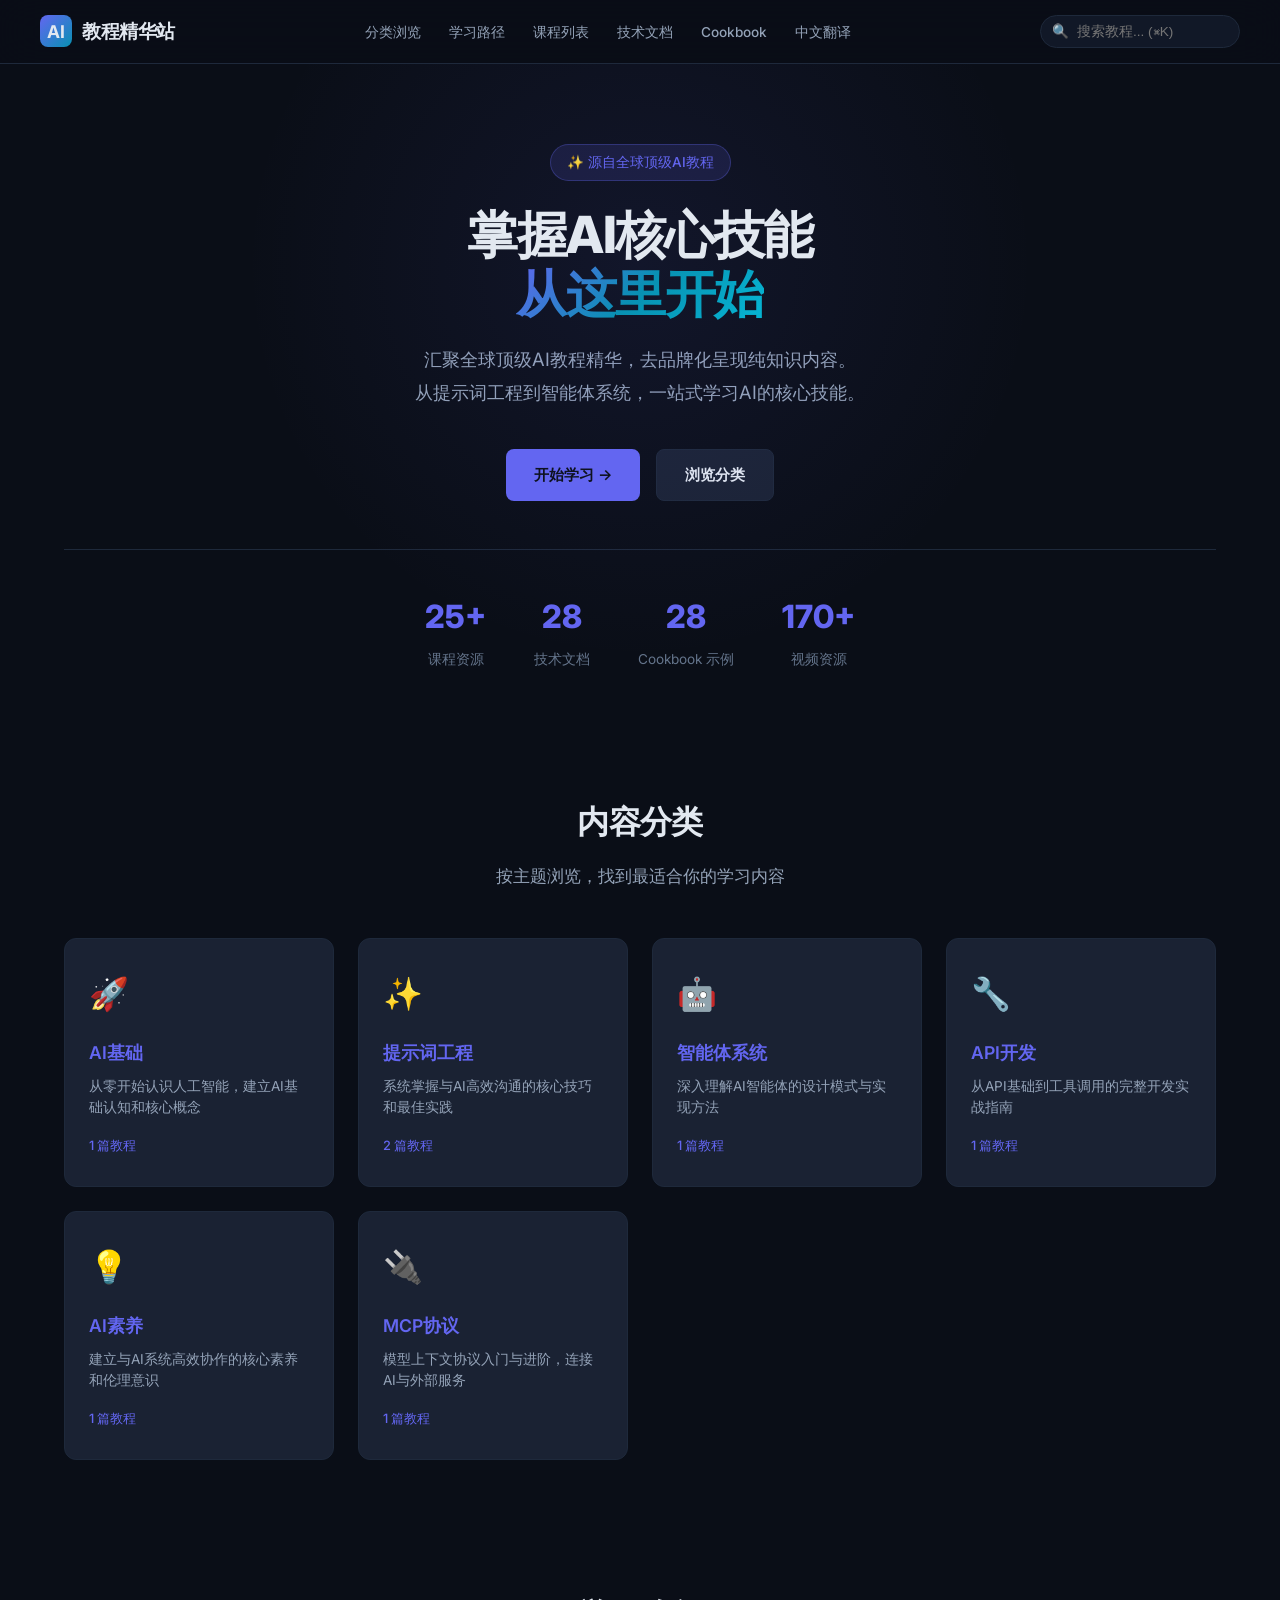
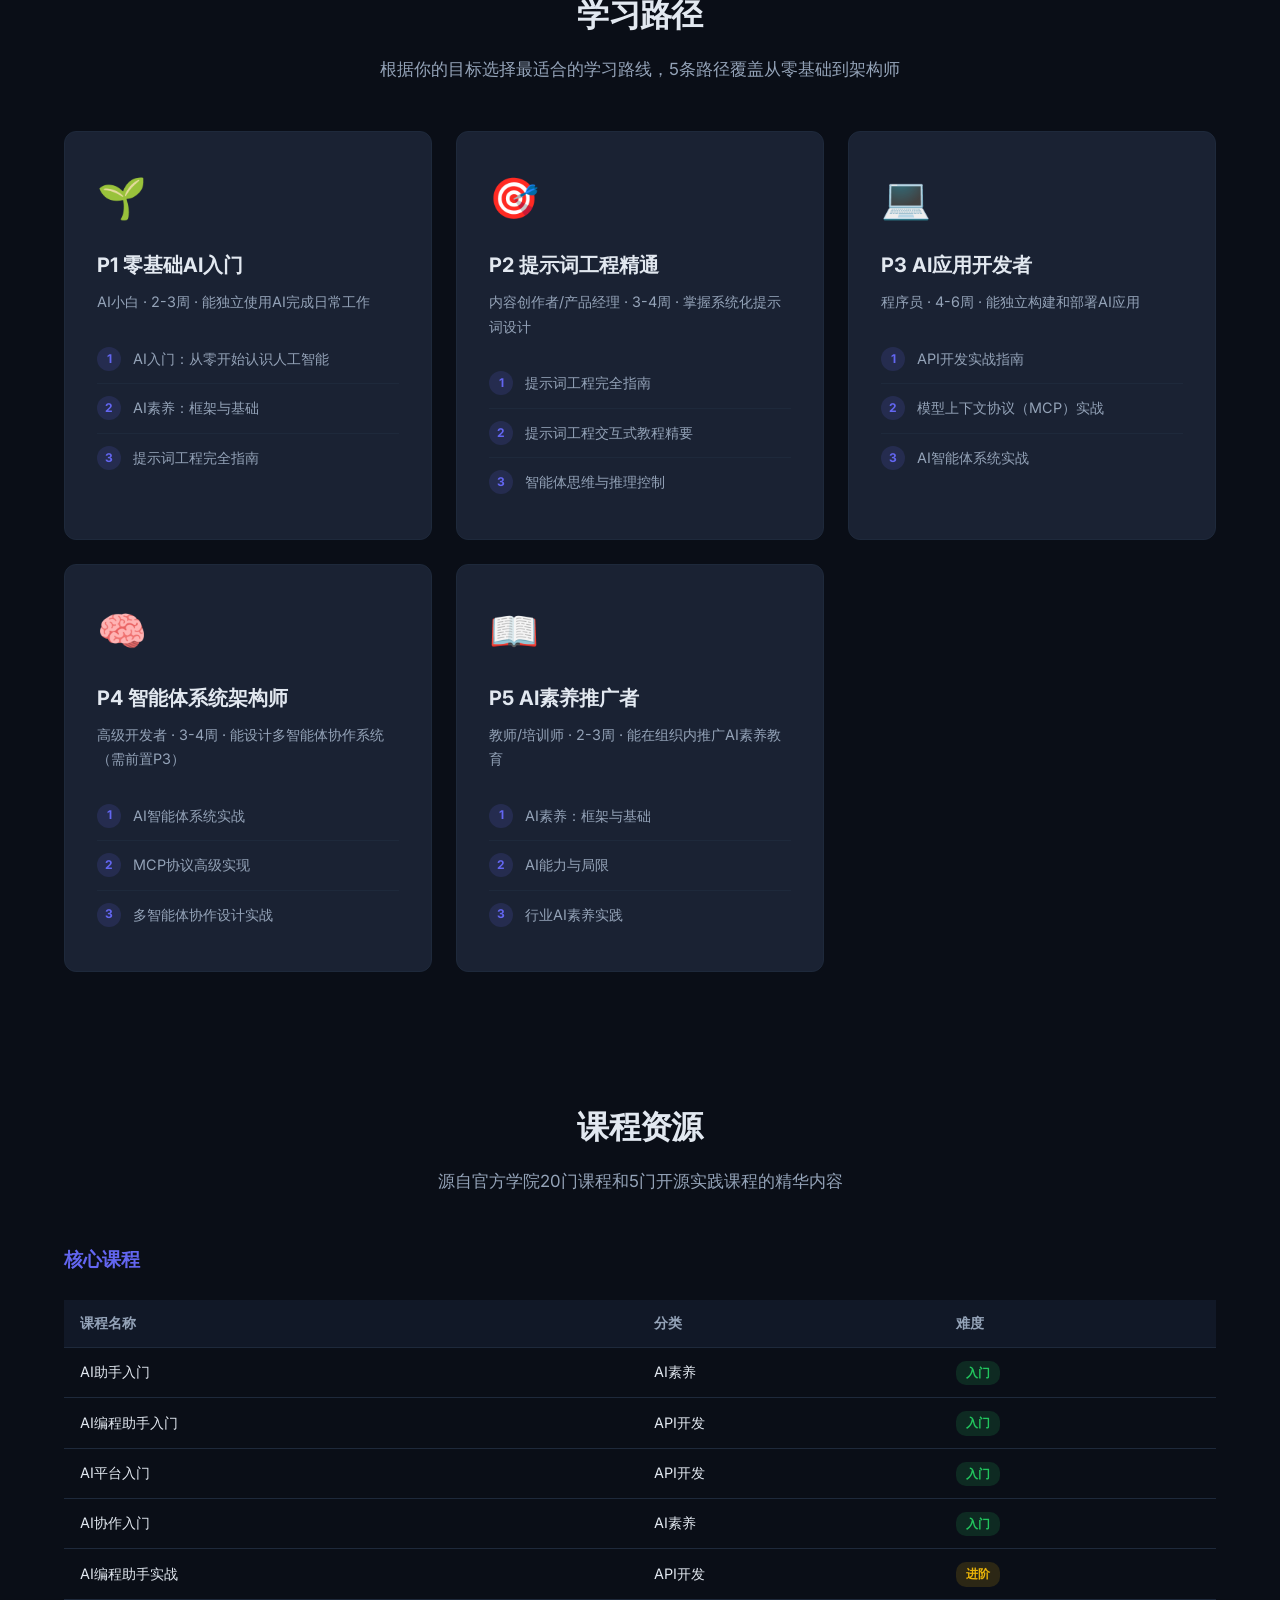
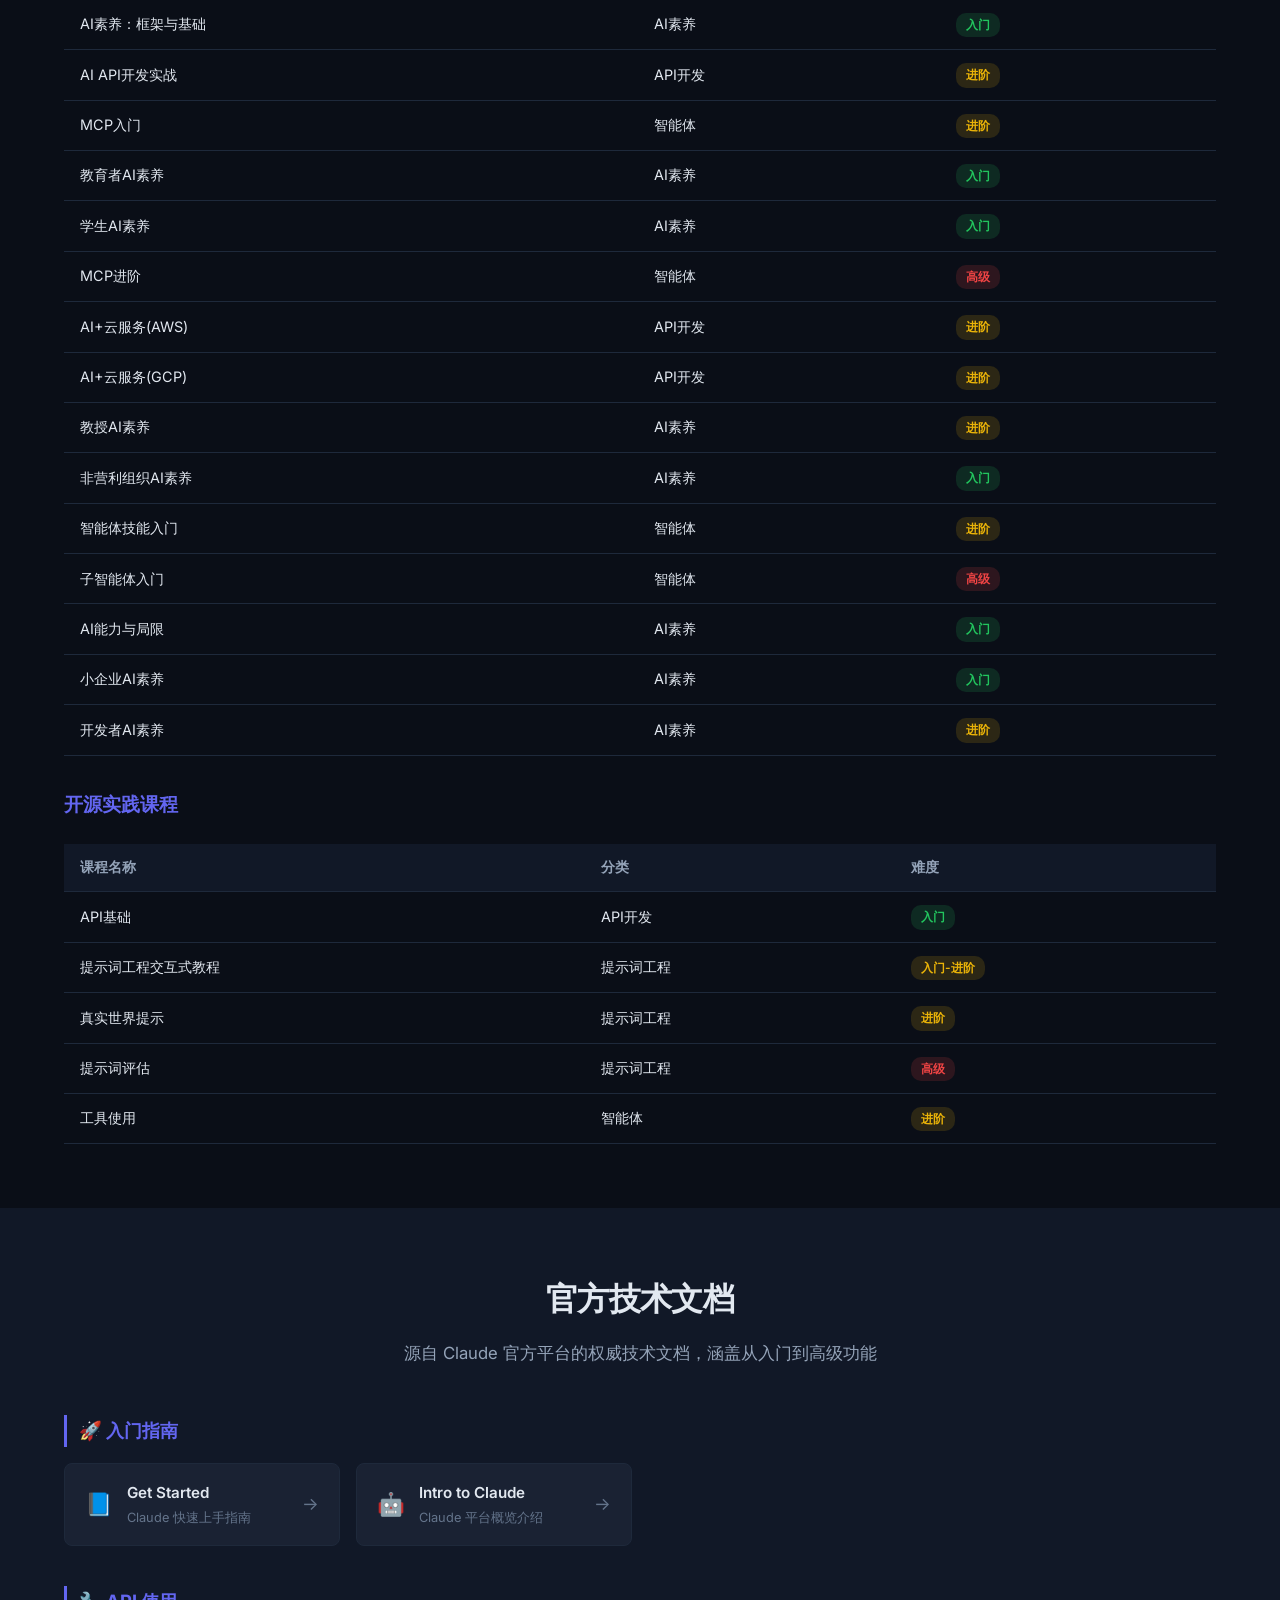
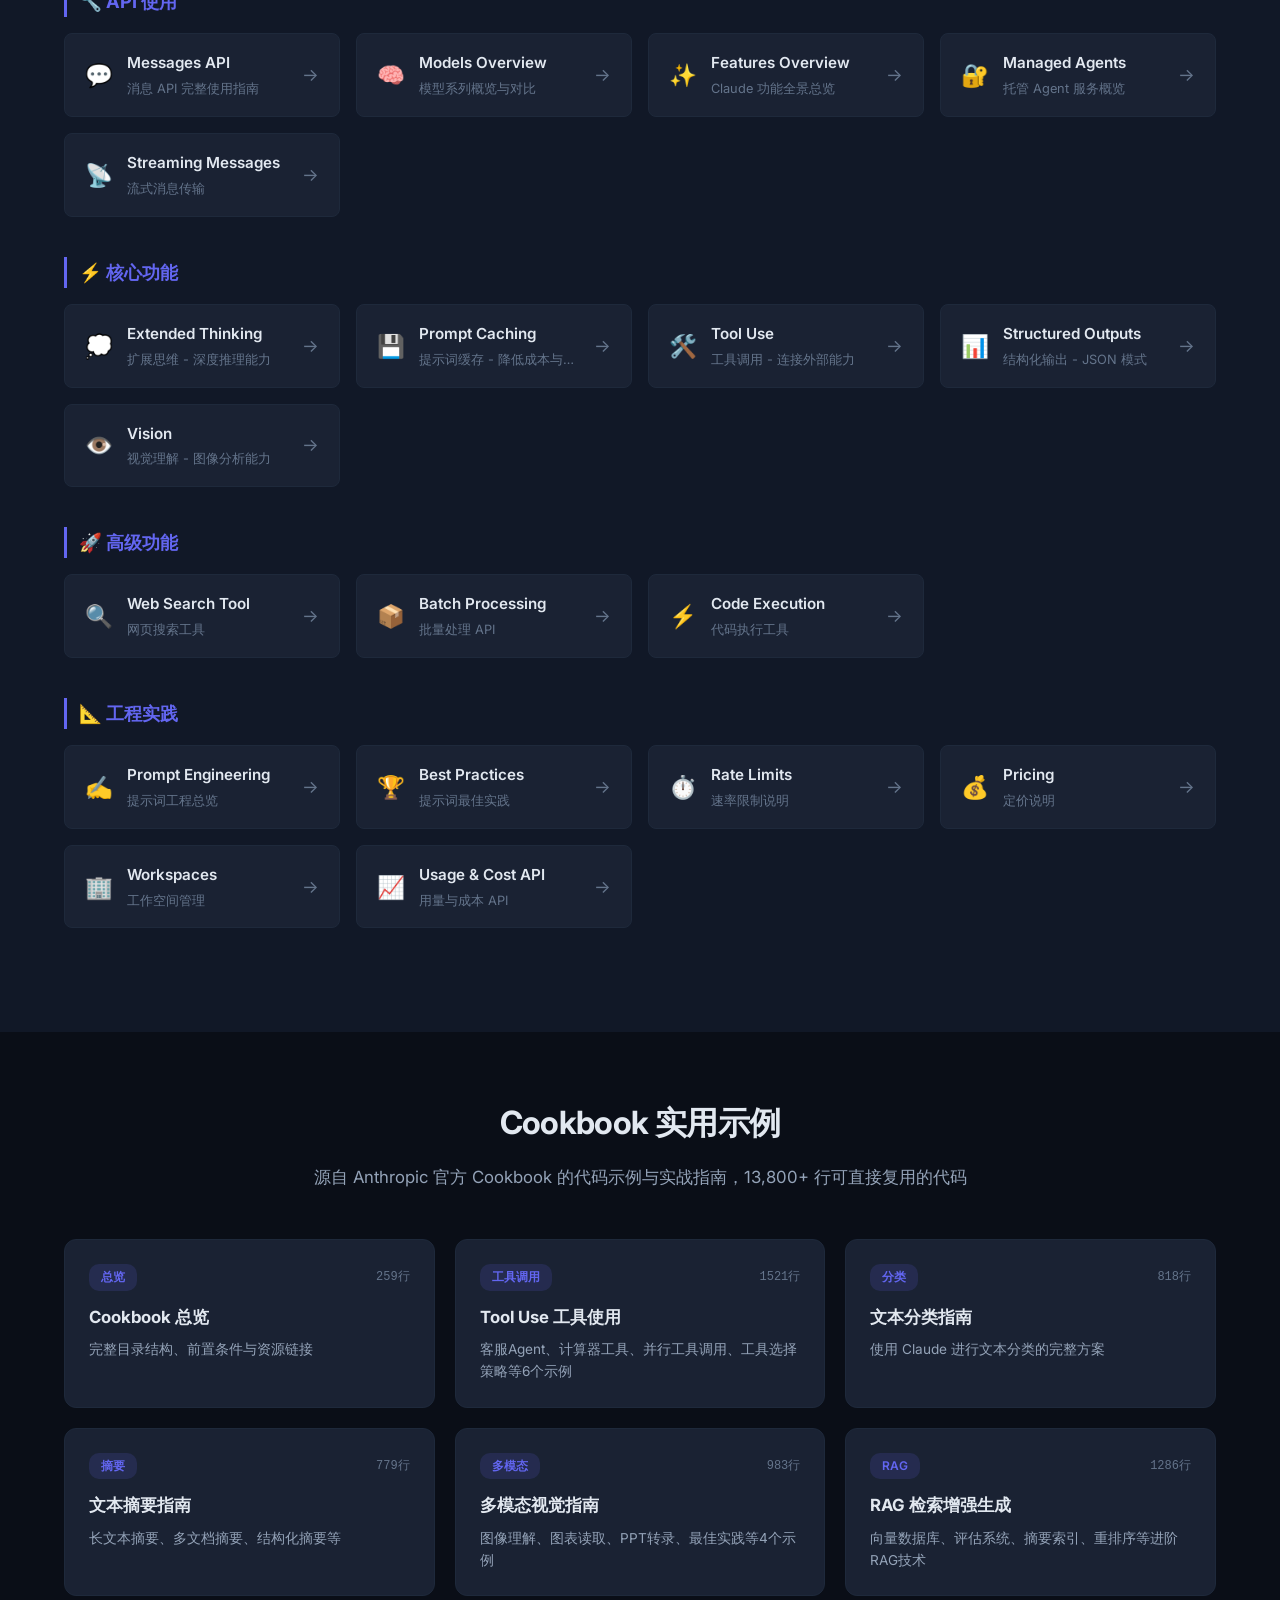
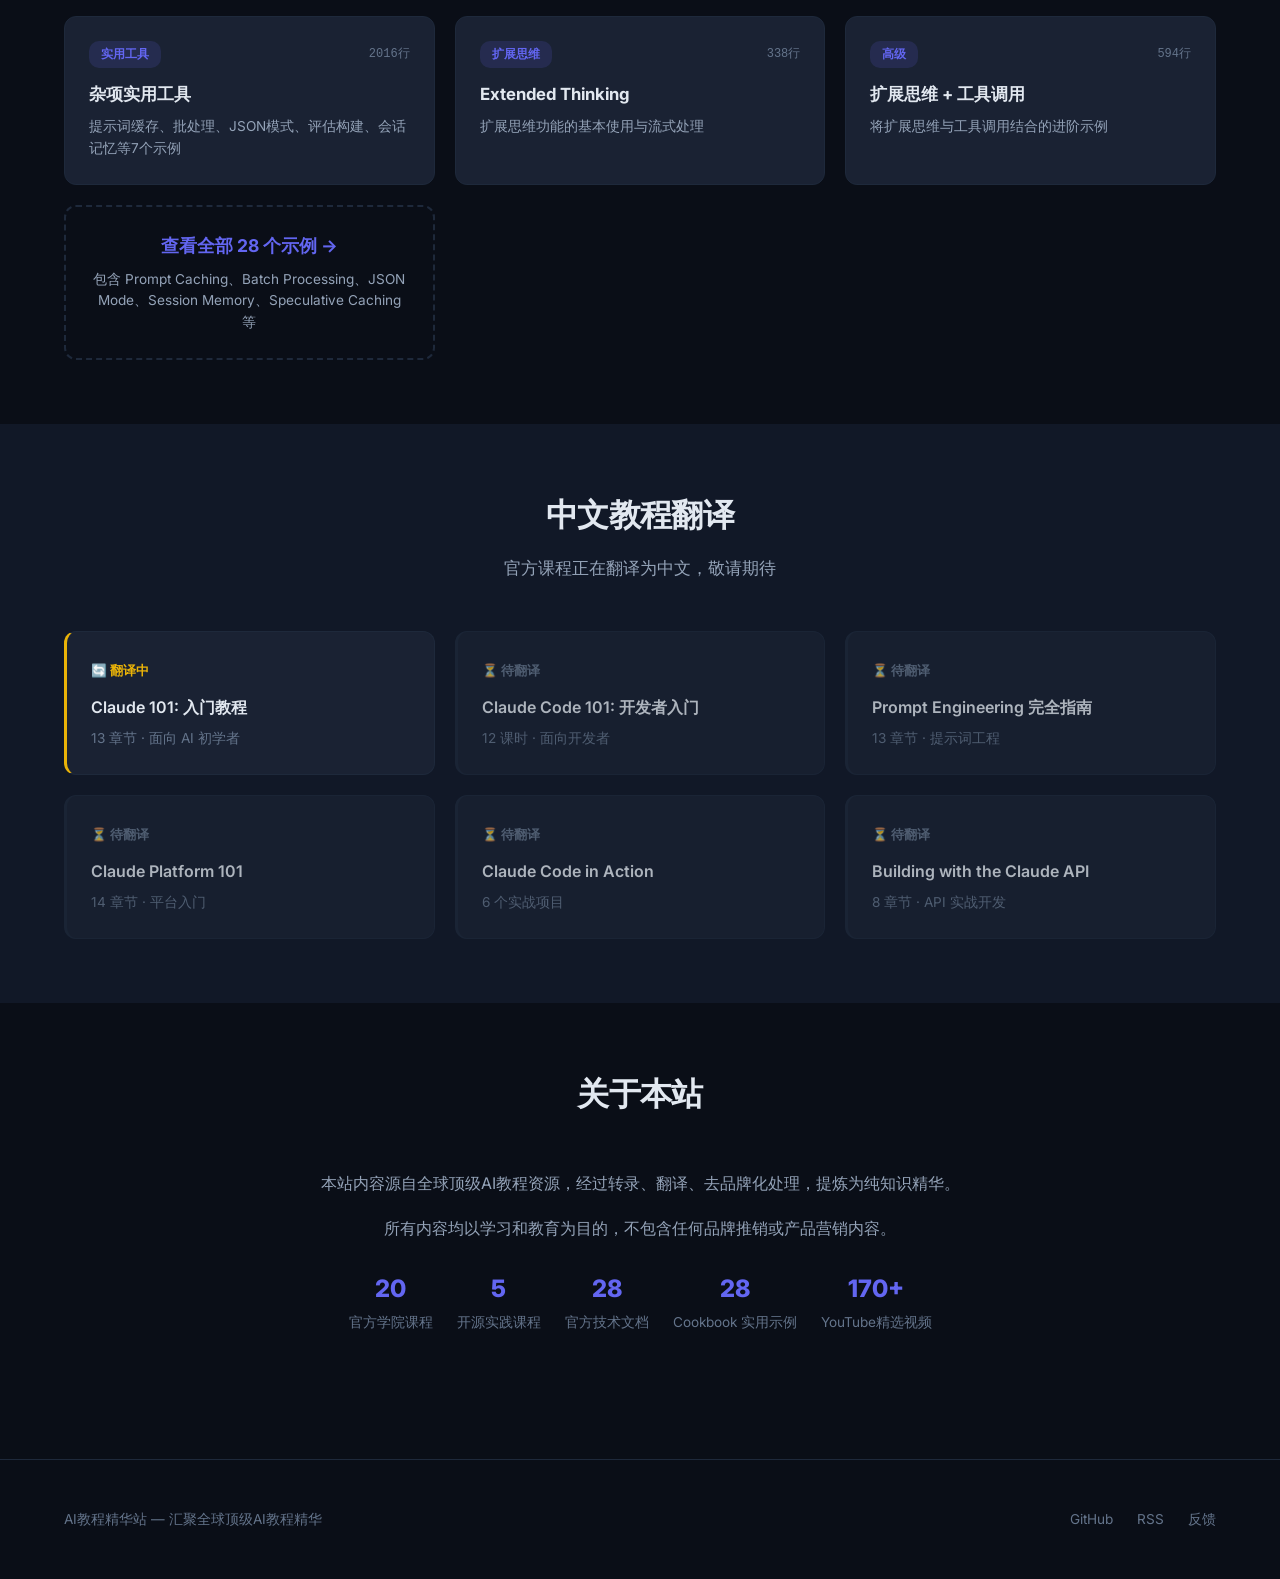
<file: index.html>
<!DOCTYPE html>
<html lang="zh-CN">
<head>
  <meta charset="UTF-8">
  <meta name="viewport" content="width=device-width, initial-scale=1.0">
  <title>AI教程精华站 - 汇聚全球顶级AI教程精华</title>
  <meta name="description" content="汇聚全球顶级AI教程精华，去品牌化呈现纯知识内容。从提示词工程到智能体系统，从AI素养到API开发，一站式学习AI的核心技能。">
  <link rel="stylesheet" href="styles.css">
  <link rel="preconnect" href="https://fonts.googleapis.com">
  <link href="https://fonts.googleapis.com/css2?family=Inter:wght@400;500;600;700;800&display=swap" rel="stylesheet">
</head>
<body>

  <!-- 导航栏 -->
  <nav class="navbar">
    <div class="nav-inner">
      <a href="index.html" class="nav-logo">
        <div class="nav-logo-icon">AI</div>
        <span>教程精华站</span>
      </a>
      <ul class="nav-links">
        <li><a href="#categories">分类浏览</a></li>
        <li><a href="#paths">学习路径</a></li>
        <li><a href="#courses">课程列表</a></li>
        <li><a href="#docs">技术文档</a></li>
        <li><a href="#cookbook">Cookbook</a></li>
        <li><a href="#zh-translations">中文翻译</a></li>
      </ul>
      <div class="nav-search">
        <span class="nav-search-icon">🔍</span>
        <input type="text" placeholder="搜索教程... (⌘K)" readonly>
      </div>
      <button class="nav-menu-btn">☰</button>
    </div>
  </nav>

  <!-- 搜索覆盖层 -->
  <div class="search-overlay">
    <div class="search-panel">
      <input type="text" class="search-panel-input" placeholder="搜索教程标题、描述、标签...">
      <div class="search-results">
        <div class="search-result-item">
          <div class="search-result-desc">输入关键词搜索教程...</div>
        </div>
      </div>
    </div>
  </div>

  <!-- 主内容 -->
  <main class="main">
    <!-- Hero区域 -->
    <section class="hero">
      <div class="container">
        <div class="hero-badge">✨ 源自全球顶级AI教程</div>
        <h1>掌握AI核心技能<br><span class="highlight">从这里开始</span></h1>
        <p class="hero-desc">
          汇聚全球顶级AI教程精华，去品牌化呈现纯知识内容。<br>
          从提示词工程到智能体系统，一站式学习AI的核心技能。
        </p>
        <div class="hero-actions">
          <a href="#paths" class="btn btn-primary">开始学习 →</a>
          <a href="#categories" class="btn btn-secondary">浏览分类</a>
        </div>
        <div class="hero-stats">
          <div class="hero-stat">
            <div class="hero-stat-number">25+</div>
            <div class="hero-stat-label">课程资源</div>
          </div>
          <div class="hero-stat">
            <div class="hero-stat-number">28</div>
            <div class="hero-stat-label">技术文档</div>
          </div>
          <div class="hero-stat">
            <div class="hero-stat-number">28</div>
            <div class="hero-stat-label">Cookbook 示例</div>
          </div>
          <div class="hero-stat">
            <div class="hero-stat-number">170+</div>
            <div class="hero-stat-label">视频资源</div>
          </div>
        </div>
      </div>
    </section>

    <!-- 分类卡片 -->
    <section class="section" id="categories">
      <div class="container">
        <div class="section-header">
          <h2 class="section-title">内容分类</h2>
          <p class="section-desc">按主题浏览，找到最适合你的学习内容</p>
        </div>
        <div class="categories-grid">
          <a href="article.html?c=basics/01-ai-basics-introduction" class="category-card">
            <div class="category-icon">🚀</div>
            <div class="category-title">AI基础</div>
            <div class="category-desc">从零开始认识人工智能，建立AI基础认知和核心概念</div>
            <div class="category-count">1 篇教程</div>
          </a>
          <a href="article.html?c=prompt-engineering/01-prompt-engineering-guide" class="category-card">
            <div class="category-icon">✨</div>
            <div class="category-title">提示词工程</div>
            <div class="category-desc">系统掌握与AI高效沟通的核心技巧和最佳实践</div>
            <div class="category-count">2 篇教程</div>
          </a>
          <a href="article.html?c=agent-systems/01-agent-systems-guide" class="category-card">
            <div class="category-icon">🤖</div>
            <div class="category-title">智能体系统</div>
            <div class="category-desc">深入理解AI智能体的设计模式与实现方法</div>
            <div class="category-count">1 篇教程</div>
          </a>
          <a href="article.html?c=api-development/01-api-development-guide" class="category-card">
            <div class="category-icon">🔧</div>
            <div class="category-title">API开发</div>
            <div class="category-desc">从API基础到工具调用的完整开发实战指南</div>
            <div class="category-count">1 篇教程</div>
          </a>
          <a href="article.html?c=ai-literacy/01-ai-fluency-fundamentals" class="category-card">
            <div class="category-icon">💡</div>
            <div class="category-title">AI素养</div>
            <div class="category-desc">建立与AI系统高效协作的核心素养和伦理意识</div>
            <div class="category-count">1 篇教程</div>
          </a>
          <a href="article.html?c=mcp/01-mcp-guide" class="category-card">
            <div class="category-icon">🔌</div>
            <div class="category-title">MCP协议</div>
            <div class="category-desc">模型上下文协议入门与进阶，连接AI与外部服务</div>
            <div class="category-count">1 篇教程</div>
          </a>
        </div>
      </div>
    </section>

    <!-- 学习路径 -->
    <section class="section" id="paths">
      <div class="container">
        <div class="section-header">
          <h2 class="section-title">学习路径</h2>
          <p class="section-desc">根据你的目标选择最适合的学习路线，5条路径覆盖从零基础到架构师</p>
        </div>
        <div class="paths-grid">
          <div class="path-card">
            <div class="path-icon">🌱</div>
            <h3 class="path-title">P1 零基础AI入门</h3>
            <p style="color: var(--text-secondary); font-size: 0.9rem;">AI小白 · 2-3周 · 能独立使用AI完成日常工作</p>
            <ul class="path-steps">
              <li class="path-step">
                <span class="path-step-num">1</span>
                <a href="article.html?c=basics/01-ai-basics-introduction">AI入门：从零开始认识人工智能</a>
              </li>
              <li class="path-step">
                <span class="path-step-num">2</span>
                <a href="article.html?c=ai-literacy/01-ai-fluency-fundamentals">AI素养：框架与基础</a>
              </li>
              <li class="path-step">
                <span class="path-step-num">3</span>
                <a href="article.html?c=prompt-engineering/01-prompt-engineering-guide">提示词工程完全指南</a>
              </li>
            </ul>
          </div>
          <div class="path-card">
            <div class="path-icon">🎯</div>
            <h3 class="path-title">P2 提示词工程精通</h3>
            <p style="color: var(--text-secondary); font-size: 0.9rem;">内容创作者/产品经理 · 3-4周 · 掌握系统化提示词设计</p>
            <ul class="path-steps">
              <li class="path-step">
                <span class="path-step-num">1</span>
                <a href="article.html?c=prompt-engineering/01-prompt-engineering-guide">提示词工程完全指南</a>
              </li>
              <li class="path-step">
                <span class="path-step-num">2</span>
                <a href="article.html?c=prompt-engineering/02-prompt-engineering-interactive">提示词工程交互式教程精要</a>
              </li>
              <li class="path-step">
                <span class="path-step-num">3</span>
                <a href="article.html?c=agent-systems/01-agent-systems-guide">智能体思维与推理控制</a>
              </li>
            </ul>
          </div>
          <div class="path-card">
            <div class="path-icon">💻</div>
            <h3 class="path-title">P3 AI应用开发者</h3>
            <p style="color: var(--text-secondary); font-size: 0.9rem;">程序员 · 4-6周 · 能独立构建和部署AI应用</p>
            <ul class="path-steps">
              <li class="path-step">
                <span class="path-step-num">1</span>
                <a href="article.html?c=api-development/01-api-development-guide">API开发实战指南</a>
              </li>
              <li class="path-step">
                <span class="path-step-num">2</span>
                <a href="article.html?c=mcp/01-mcp-guide">模型上下文协议（MCP）实战</a>
              </li>
              <li class="path-step">
                <span class="path-step-num">3</span>
                <a href="article.html?c=agent-systems/01-agent-systems-guide">AI智能体系统实战</a>
              </li>
            </ul>
          </div>
          <div class="path-card">
            <div class="path-icon">🧠</div>
            <h3 class="path-title">P4 智能体系统架构师</h3>
            <p style="color: var(--text-secondary); font-size: 0.9rem;">高级开发者 · 3-4周 · 能设计多智能体协作系统（需前置P3）</p>
            <ul class="path-steps">
              <li class="path-step">
                <span class="path-step-num">1</span>
                <a href="article.html?c=agent-systems/01-agent-systems-guide">AI智能体系统实战</a>
              </li>
              <li class="path-step">
                <span class="path-step-num">2</span>
                <a href="article.html?c=mcp/01-mcp-guide">MCP协议高级实现</a>
              </li>
              <li class="path-step">
                <span class="path-step-num">3</span>
                多智能体协作设计实战
              </li>
            </ul>
          </div>
          <div class="path-card">
            <div class="path-icon">📖</div>
            <h3 class="path-title">P5 AI素养推广者</h3>
            <p style="color: var(--text-secondary); font-size: 0.9rem;">教师/培训师 · 2-3周 · 能在组织内推广AI素养教育</p>
            <ul class="path-steps">
              <li class="path-step">
                <span class="path-step-num">1</span>
                <a href="article.html?c=ai-literacy/01-ai-fluency-fundamentals">AI素养：框架与基础</a>
              </li>
              <li class="path-step">
                <span class="path-step-num">2</span>
                <a href="article.html?c=basics/01-ai-basics-introduction">AI能力与局限</a>
              </li>
              <li class="path-step">
                <span class="path-step-num">3</span>
                行业AI素养实践
              </li>
            </ul>
          </div>
        </div>
      </div>
    </section>

    <!-- 课程列表 -->
    <section class="section" id="courses">
      <div class="container">
        <div class="section-header">
          <h2 class="section-title">课程资源</h2>
          <p class="section-desc">源自官方学院20门课程和5门开源实践课程的精华内容</p>
        </div>

        <h3 style="font-size: 1.2rem; margin-bottom: 16px; color: var(--accent);">核心课程</h3>
        <table class="course-table">
          <thead>
            <tr>
              <th>课程名称</th>
              <th>分类</th>
              <th>难度</th>
            </tr>
          </thead>
          <tbody>
            <tr><td>AI助手入门</td><td>AI素养</td><td><span class="difficulty-badge difficulty-beginner">入门</span></td></tr>
            <tr><td>AI编程助手入门</td><td>API开发</td><td><span class="difficulty-badge difficulty-beginner">入门</span></td></tr>
            <tr><td>AI平台入门</td><td>API开发</td><td><span class="difficulty-badge difficulty-beginner">入门</span></td></tr>
            <tr><td>AI协作入门</td><td>AI素养</td><td><span class="difficulty-badge difficulty-beginner">入门</span></td></tr>
            <tr><td>AI编程助手实战</td><td>API开发</td><td><span class="difficulty-badge difficulty-intermediate">进阶</span></td></tr>
            <tr><td>AI素养：框架与基础</td><td>AI素养</td><td><span class="difficulty-badge difficulty-beginner">入门</span></td></tr>
            <tr><td>AI API开发实战</td><td>API开发</td><td><span class="difficulty-badge difficulty-intermediate">进阶</span></td></tr>
            <tr><td>MCP入门</td><td>智能体</td><td><span class="difficulty-badge difficulty-intermediate">进阶</span></td></tr>
            <tr><td>教育者AI素养</td><td>AI素养</td><td><span class="difficulty-badge difficulty-beginner">入门</span></td></tr>
            <tr><td>学生AI素养</td><td>AI素养</td><td><span class="difficulty-badge difficulty-beginner">入门</span></td></tr>
            <tr><td>MCP进阶</td><td>智能体</td><td><span class="difficulty-badge difficulty-advanced">高级</span></td></tr>
            <tr><td>AI+云服务(AWS)</td><td>API开发</td><td><span class="difficulty-badge difficulty-intermediate">进阶</span></td></tr>
            <tr><td>AI+云服务(GCP)</td><td>API开发</td><td><span class="difficulty-badge difficulty-intermediate">进阶</span></td></tr>
            <tr><td>教授AI素养</td><td>AI素养</td><td><span class="difficulty-badge difficulty-intermediate">进阶</span></td></tr>
            <tr><td>非营利组织AI素养</td><td>AI素养</td><td><span class="difficulty-badge difficulty-beginner">入门</span></td></tr>
            <tr><td>智能体技能入门</td><td>智能体</td><td><span class="difficulty-badge difficulty-intermediate">进阶</span></td></tr>
            <tr><td>子智能体入门</td><td>智能体</td><td><span class="difficulty-badge difficulty-advanced">高级</span></td></tr>
            <tr><td>AI能力与局限</td><td>AI素养</td><td><span class="difficulty-badge difficulty-beginner">入门</span></td></tr>
            <tr><td>小企业AI素养</td><td>AI素养</td><td><span class="difficulty-badge difficulty-beginner">入门</span></td></tr>
            <tr><td>开发者AI素养</td><td>AI素养</td><td><span class="difficulty-badge difficulty-intermediate">进阶</span></td></tr>
          </tbody>
        </table>

        <h3 style="font-size: 1.2rem; margin: 32px 0 16px; color: var(--accent);">开源实践课程</h3>
        <table class="course-table">
          <thead>
            <tr>
              <th>课程名称</th>
              <th>分类</th>
              <th>难度</th>
            </tr>
          </thead>
          <tbody>
            <tr><td>API基础</td><td>API开发</td><td><span class="difficulty-badge difficulty-beginner">入门</span></td></tr>
            <tr><td>提示词工程交互式教程</td><td>提示词工程</td><td><span class="difficulty-badge difficulty-intermediate">入门-进阶</span></td></tr>
            <tr><td>真实世界提示</td><td>提示词工程</td><td><span class="difficulty-badge difficulty-intermediate">进阶</span></td></tr>
            <tr><td>提示词评估</td><td>提示词工程</td><td><span class="difficulty-badge difficulty-advanced">高级</span></td></tr>
            <tr><td>工具使用</td><td>智能体</td><td><span class="difficulty-badge difficulty-intermediate">进阶</span></td></tr>
          </tbody>
        </table>
      </div>
    </section>

    <!-- 官方技术文档 -->
    <section class="section" id="docs" style="background: var(--bg-secondary);">
      <div class="container">
        <div class="section-header">
          <h2 class="section-title">官方技术文档</h2>
          <p class="section-desc">源自 Claude 官方平台的权威技术文档，涵盖从入门到高级功能</p>
        </div>

        <div class="docs-category">
          <h3 class="docs-category-title">🚀 入门指南</h3>
          <div class="docs-grid">
            <div class="doc-card" onclick="window.open('https://github.com/wenlezhou/tencent-intro-website/blob/main/raw/docs/00_get_started.md', '_blank')">
              <div class="doc-card-icon">📘</div>
              <div class="doc-card-body">
                <div class="doc-card-title">Get Started</div>
                <div class="doc-card-desc">Claude 快速上手指南</div>
              </div>
              <div class="doc-card-arrow">→</div>
            </div>
            <div class="doc-card" onclick="window.open('https://github.com/wenlezhou/tencent-intro-website/blob/main/raw/docs/01_intro_to_claude.md', '_blank')">
              <div class="doc-card-icon">🤖</div>
              <div class="doc-card-body">
                <div class="doc-card-title">Intro to Claude</div>
                <div class="doc-card-desc">Claude 平台概览介绍</div>
              </div>
              <div class="doc-card-arrow">→</div>
            </div>
          </div>
        </div>

        <div class="docs-category">
          <h3 class="docs-category-title">🔧 API 使用</h3>
          <div class="docs-grid">
            <div class="doc-card" onclick="window.open('https://github.com/wenlezhou/tencent-intro-website/blob/main/raw/docs/02_using_messages_api_v2.md', '_blank')">
              <div class="doc-card-icon">💬</div>
              <div class="doc-card-body">
                <div class="doc-card-title">Messages API</div>
                <div class="doc-card-desc">消息 API 完整使用指南</div>
              </div>
              <div class="doc-card-arrow">→</div>
            </div>
            <div class="doc-card" onclick="window.open('https://github.com/wenlezhou/tencent-intro-website/blob/main/raw/docs/03_models_overview_v2.md', '_blank')">
              <div class="doc-card-icon">🧠</div>
              <div class="doc-card-body">
                <div class="doc-card-title">Models Overview</div>
                <div class="doc-card-desc">模型系列概览与对比</div>
              </div>
              <div class="doc-card-arrow">→</div>
            </div>
            <div class="doc-card" onclick="window.open('https://github.com/wenlezhou/tencent-intro-website/blob/main/raw/docs/04_features_overview_v2.md', '_blank')">
              <div class="doc-card-icon">✨</div>
              <div class="doc-card-body">
                <div class="doc-card-title">Features Overview</div>
                <div class="doc-card-desc">Claude 功能全景总览</div>
              </div>
              <div class="doc-card-arrow">→</div>
            </div>
            <div class="doc-card" onclick="window.open('https://github.com/wenlezhou/tencent-intro-website/blob/main/raw/docs/05_managed_agents_overview_v2.md', '_blank')">
              <div class="doc-card-icon">🔐</div>
              <div class="doc-card-body">
                <div class="doc-card-title">Managed Agents</div>
                <div class="doc-card-desc">托管 Agent 服务概览</div>
              </div>
              <div class="doc-card-arrow">→</div>
            </div>
            <div class="doc-card" onclick="window.open('https://github.com/wenlezhou/tencent-intro-website/blob/main/raw/docs/08_streaming.md', '_blank')">
              <div class="doc-card-icon">📡</div>
              <div class="doc-card-body">
                <div class="doc-card-title">Streaming Messages</div>
                <div class="doc-card-desc">流式消息传输</div>
              </div>
              <div class="doc-card-arrow">→</div>
            </div>
          </div>
        </div>

        <div class="docs-category">
          <h3 class="docs-category-title">⚡ 核心功能</h3>
          <div class="docs-grid">
            <div class="doc-card" onclick="window.open('https://github.com/wenlezhou/tencent-intro-website/blob/main/raw/docs/06_extended_thinking_v2.md', '_blank')">
              <div class="doc-card-icon">💭</div>
              <div class="doc-card-body">
                <div class="doc-card-title">Extended Thinking</div>
                <div class="doc-card-desc">扩展思维 - 深度推理能力</div>
              </div>
              <div class="doc-card-arrow">→</div>
            </div>
            <div class="doc-card" onclick="window.open('https://github.com/wenlezhou/tencent-intro-website/blob/main/raw/docs/07_prompt_caching_v2.md', '_blank')">
              <div class="doc-card-icon">💾</div>
              <div class="doc-card-body">
                <div class="doc-card-title">Prompt Caching</div>
                <div class="doc-card-desc">提示词缓存 - 降低成本与延迟</div>
              </div>
              <div class="doc-card-arrow">→</div>
            </div>
            <div class="doc-card" onclick="window.open('https://github.com/wenlezhou/tencent-intro-website/blob/main/raw/docs/08_tool_use_overview_v2.md', '_blank')">
              <div class="doc-card-icon">🛠️</div>
              <div class="doc-card-body">
                <div class="doc-card-title">Tool Use</div>
                <div class="doc-card-desc">工具调用 - 连接外部能力</div>
              </div>
              <div class="doc-card-arrow">→</div>
            </div>
            <div class="doc-card" onclick="window.open('https://github.com/wenlezhou/tencent-intro-website/blob/main/raw/docs/09_structured_outputs_v2.md', '_blank')">
              <div class="doc-card-icon">📊</div>
              <div class="doc-card-body">
                <div class="doc-card-title">Structured Outputs</div>
                <div class="doc-card-desc">结构化输出 - JSON 模式</div>
              </div>
              <div class="doc-card-arrow">→</div>
            </div>
            <div class="doc-card" onclick="window.open('https://github.com/wenlezhou/tencent-intro-website/blob/main/raw/docs/10_vision_v2.md', '_blank')">
              <div class="doc-card-icon">👁️</div>
              <div class="doc-card-body">
                <div class="doc-card-title">Vision</div>
                <div class="doc-card-desc">视觉理解 - 图像分析能力</div>
              </div>
              <div class="doc-card-arrow">→</div>
            </div>
          </div>
        </div>

        <div class="docs-category">
          <h3 class="docs-category-title">🚀 高级功能</h3>
          <div class="docs-grid">
            <div class="doc-card" onclick="window.open('https://github.com/wenlezhou/tencent-intro-website/blob/main/raw/docs/10_web_search_tool.md', '_blank')">
              <div class="doc-card-icon">🔍</div>
              <div class="doc-card-body">
                <div class="doc-card-title">Web Search Tool</div>
                <div class="doc-card-desc">网页搜索工具</div>
              </div>
              <div class="doc-card-arrow">→</div>
            </div>
            <div class="doc-card" onclick="window.open('https://github.com/wenlezhou/tencent-intro-website/blob/main/raw/docs/11_batch_processing.md', '_blank')">
              <div class="doc-card-icon">📦</div>
              <div class="doc-card-body">
                <div class="doc-card-title">Batch Processing</div>
                <div class="doc-card-desc">批量处理 API</div>
              </div>
              <div class="doc-card-arrow">→</div>
            </div>
            <div class="doc-card" onclick="window.open('https://github.com/wenlezhou/tencent-intro-website/blob/main/raw/docs/12_code_execution_tool.md', '_blank')">
              <div class="doc-card-icon">⚡</div>
              <div class="doc-card-body">
                <div class="doc-card-title">Code Execution</div>
                <div class="doc-card-desc">代码执行工具</div>
              </div>
              <div class="doc-card-arrow">→</div>
            </div>
          </div>
        </div>

        <div class="docs-category">
          <h3 class="docs-category-title">📐 工程实践</h3>
          <div class="docs-grid">
            <div class="doc-card" onclick="window.open('https://github.com/wenlezhou/tencent-intro-website/blob/main/raw/docs/05_prompt_engineering_overview.md', '_blank')">
              <div class="doc-card-icon">✍️</div>
              <div class="doc-card-body">
                <div class="doc-card-title">Prompt Engineering</div>
                <div class="doc-card-desc">提示词工程总览</div>
              </div>
              <div class="doc-card-arrow">→</div>
            </div>
            <div class="doc-card" onclick="window.open('https://github.com/wenlezhou/tencent-intro-website/blob/main/raw/docs/13_prompt_engineering_best_practices.md', '_blank')">
              <div class="doc-card-icon">🏆</div>
              <div class="doc-card-body">
                <div class="doc-card-title">Best Practices</div>
                <div class="doc-card-desc">提示词最佳实践</div>
              </div>
              <div class="doc-card-arrow">→</div>
            </div>
            <div class="doc-card" onclick="window.open('https://github.com/wenlezhou/tencent-intro-website/blob/main/raw/docs/14_rate_limits.md', '_blank')">
              <div class="doc-card-icon">⏱️</div>
              <div class="doc-card-body">
                <div class="doc-card-title">Rate Limits</div>
                <div class="doc-card-desc">速率限制说明</div>
              </div>
              <div class="doc-card-arrow">→</div>
            </div>
            <div class="doc-card" onclick="window.open('https://github.com/wenlezhou/tencent-intro-website/blob/main/raw/docs/15_pricing.md', '_blank')">
              <div class="doc-card-icon">💰</div>
              <div class="doc-card-body">
                <div class="doc-card-title">Pricing</div>
                <div class="doc-card-desc">定价说明</div>
              </div>
              <div class="doc-card-arrow">→</div>
            </div>
            <div class="doc-card" onclick="window.open('https://github.com/wenlezhou/tencent-intro-website/blob/main/raw/docs/16_workspaces.md', '_blank')">
              <div class="doc-card-icon">🏢</div>
              <div class="doc-card-body">
                <div class="doc-card-title">Workspaces</div>
                <div class="doc-card-desc">工作空间管理</div>
              </div>
              <div class="doc-card-arrow">→</div>
            </div>
            <div class="doc-card" onclick="window.open('https://github.com/wenlezhou/tencent-intro-website/blob/main/raw/docs/17_usage_cost_api.md', '_blank')">
              <div class="doc-card-icon">📈</div>
              <div class="doc-card-body">
                <div class="doc-card-title">Usage & Cost API</div>
                <div class="doc-card-desc">用量与成本 API</div>
              </div>
              <div class="doc-card-arrow">→</div>
            </div>
          </div>
        </div>
      </div>
    </section>

    <!-- Cookbook 实用示例 -->
    <section class="section" id="cookbook">
      <div class="container">
        <div class="section-header">
          <h2 class="section-title">Cookbook 实用示例</h2>
          <p class="section-desc">源自 Anthropic 官方 Cookbook 的代码示例与实战指南，13,800+ 行可直接复用的代码</p>
        </div>

        <div class="cookbook-grid">
          <div class="cookbook-card" onclick="window.open('https://github.com/wenlezhou/tencent-intro-website/blob/main/raw/cookbook/00_overview.md', '_blank')">
            <div class="cookbook-card-header">
              <span class="cookbook-badge">总览</span>
              <span class="cookbook-lines">259行</span>
            </div>
            <div class="cookbook-card-title">Cookbook 总览</div>
            <div class="cookbook-card-desc">完整目录结构、前置条件与资源链接</div>
          </div>
          <div class="cookbook-card" onclick="window.open('https://github.com/wenlezhou/tencent-intro-website/blob/main/raw/cookbook/01_tool_use.md', '_blank')">
            <div class="cookbook-card-header">
              <span class="cookbook-badge">工具调用</span>
              <span class="cookbook-lines">1521行</span>
            </div>
            <div class="cookbook-card-title">Tool Use 工具使用</div>
            <div class="cookbook-card-desc">客服Agent、计算器工具、并行工具调用、工具选择策略等6个示例</div>
          </div>
          <div class="cookbook-card" onclick="window.open('https://github.com/wenlezhou/tencent-intro-website/blob/main/raw/cookbook/02_classification.md', '_blank')">
            <div class="cookbook-card-header">
              <span class="cookbook-badge">分类</span>
              <span class="cookbook-lines">818行</span>
            </div>
            <div class="cookbook-card-title">文本分类指南</div>
            <div class="cookbook-card-desc">使用 Claude 进行文本分类的完整方案</div>
          </div>
          <div class="cookbook-card" onclick="window.open('https://github.com/wenlezhou/tencent-intro-website/blob/main/raw/cookbook/03_summarization.md', '_blank')">
            <div class="cookbook-card-header">
              <span class="cookbook-badge">摘要</span>
              <span class="cookbook-lines">779行</span>
            </div>
            <div class="cookbook-card-title">文本摘要指南</div>
            <div class="cookbook-card-desc">长文本摘要、多文档摘要、结构化摘要等</div>
          </div>
          <div class="cookbook-card" onclick="window.open('https://github.com/wenlezhou/tencent-intro-website/blob/main/raw/cookbook/04_multimodal.md', '_blank')">
            <div class="cookbook-card-header">
              <span class="cookbook-badge">多模态</span>
              <span class="cookbook-lines">983行</span>
            </div>
            <div class="cookbook-card-title">多模态视觉指南</div>
            <div class="cookbook-card-desc">图像理解、图表读取、PPT转录、最佳实践等4个示例</div>
          </div>
          <div class="cookbook-card" onclick="window.open('https://github.com/wenlezhou/tencent-intro-website/blob/main/raw/cookbook/05_rag.md', '_blank')">
            <div class="cookbook-card-header">
              <span class="cookbook-badge">RAG</span>
              <span class="cookbook-lines">1286行</span>
            </div>
            <div class="cookbook-card-title">RAG 检索增强生成</div>
            <div class="cookbook-card-desc">向量数据库、评估系统、摘要索引、重排序等进阶RAG技术</div>
          </div>
          <div class="cookbook-card" onclick="window.open('https://github.com/wenlezhou/tencent-intro-website/blob/main/raw/cookbook/06_misc.md', '_blank')">
            <div class="cookbook-card-header">
              <span class="cookbook-badge">实用工具</span>
              <span class="cookbook-lines">2016行</span>
            </div>
            <div class="cookbook-card-title">杂项实用工具</div>
            <div class="cookbook-card-desc">提示词缓存、批处理、JSON模式、评估构建、会话记忆等7个示例</div>
          </div>
          <div class="cookbook-card" onclick="window.open('https://github.com/wenlezhou/tencent-intro-website/blob/main/raw/cookbook/19_extended_thinking.md', '_blank')">
            <div class="cookbook-card-header">
              <span class="cookbook-badge">扩展思维</span>
              <span class="cookbook-lines">338行</span>
            </div>
            <div class="cookbook-card-title">Extended Thinking</div>
            <div class="cookbook-card-desc">扩展思维功能的基本使用与流式处理</div>
          </div>
          <div class="cookbook-card" onclick="window.open('https://github.com/wenlezhou/tencent-intro-website/blob/main/raw/cookbook/20_extended_thinking_with_tool_use.md', '_blank')">
            <div class="cookbook-card-header">
              <span class="cookbook-badge">高级</span>
              <span class="cookbook-lines">594行</span>
            </div>
            <div class="cookbook-card-title">扩展思维 + 工具调用</div>
            <div class="cookbook-card-desc">将扩展思维与工具调用结合的进阶示例</div>
          </div>
          <div class="cookbook-card cookbook-card-more" onclick="window.open('https://github.com/wenlezhou/tencent-intro-website/tree/main/raw/cookbook', '_blank')">
            <div class="cookbook-card-title">查看全部 28 个示例 →</div>
            <div class="cookbook-card-desc">包含 Prompt Caching、Batch Processing、JSON Mode、Session Memory、Speculative Caching 等</div>
          </div>
        </div>
      </div>
    </section>

    <!-- 中文翻译区域 -->
    <section class="section" id="zh-translations" style="background: var(--bg-secondary);">
      <div class="container">
        <div class="section-header">
          <h2 class="section-title">中文教程翻译</h2>
          <p class="section-desc">官方课程正在翻译为中文，敬请期待</p>
        </div>
        <div class="translation-grid">
          <div class="translation-card translation-in-progress">
            <div class="translation-status">🔄 翻译中</div>
            <div class="translation-title">Claude 101: 入门教程</div>
            <div class="translation-desc">13 章节 · 面向 AI 初学者</div>
          </div>
          <div class="translation-card translation-pending">
            <div class="translation-status">⏳ 待翻译</div>
            <div class="translation-title">Claude Code 101: 开发者入门</div>
            <div class="translation-desc">12 课时 · 面向开发者</div>
          </div>
          <div class="translation-card translation-pending">
            <div class="translation-status">⏳ 待翻译</div>
            <div class="translation-title">Prompt Engineering 完全指南</div>
            <div class="translation-desc">13 章节 · 提示词工程</div>
          </div>
          <div class="translation-card translation-pending">
            <div class="translation-status">⏳ 待翻译</div>
            <div class="translation-title">Claude Platform 101</div>
            <div class="translation-desc">14 章节 · 平台入门</div>
          </div>
          <div class="translation-card translation-pending">
            <div class="translation-status">⏳ 待翻译</div>
            <div class="translation-title">Claude Code in Action</div>
            <div class="translation-desc">6 个实战项目</div>
          </div>
          <div class="translation-card translation-pending">
            <div class="translation-status">⏳ 待翻译</div>
            <div class="translation-title">Building with the Claude API</div>
            <div class="translation-desc">8 章节 · API 实战开发</div>
          </div>
        </div>
      </div>
    </section>

    <!-- 关于 -->
    <section class="section">
      <div class="container">
        <div class="section-header">
          <h2 class="section-title">关于本站</h2>
        </div>
        <div style="max-width: 700px; margin: 0 auto; text-align: center; color: var(--text-secondary); line-height: 1.8;">
          <p>本站内容源自全球顶级AI教程资源，经过转录、翻译、去品牌化处理，提炼为纯知识精华。</p>
          <p style="margin-top: 16px;">所有内容均以学习和教育为目的，不包含任何品牌推销或产品营销内容。</p>
          <div style="margin-top: 24px; display: flex; justify-content: center; gap: 24px; flex-wrap: wrap;">
            <div style="text-align: center;">
              <div style="font-size: 1.5rem; font-weight: 800; color: var(--accent);">20</div>
              <div style="font-size: 0.85rem; color: var(--text-muted);">官方学院课程</div>
            </div>
            <div style="text-align: center;">
              <div style="font-size: 1.5rem; font-weight: 800; color: var(--accent);">5</div>
              <div style="font-size: 0.85rem; color: var(--text-muted);">开源实践课程</div>
            </div>
            <div style="text-align: center;">
              <div style="font-size: 1.5rem; font-weight: 800; color: var(--accent);">28</div>
              <div style="font-size: 0.85rem; color: var(--text-muted);">官方技术文档</div>
            </div>
            <div style="text-align: center;">
              <div style="font-size: 1.5rem; font-weight: 800; color: var(--accent);">28</div>
              <div style="font-size: 0.85rem; color: var(--text-muted);">Cookbook 实用示例</div>
            </div>
            <div style="text-align: center;">
              <div style="font-size: 1.5rem; font-weight: 800; color: var(--accent);">170+</div>
              <div style="font-size: 0.85rem; color: var(--text-muted);">YouTube精选视频</div>
            </div>
          </div>
        </div>
      </div>
    </section>
  </main>

  <!-- 页脚 -->
  <footer class="footer">
    <div class="container">
      <div class="footer-inner">
        <div class="footer-text">AI教程精华站 — 汇聚全球顶级AI教程精华</div>
        <div class="footer-links">
          <a href="https://github.com/wenlezhou/tencent-intro-website" target="_blank" rel="noopener">GitHub</a>
          <a href="/rss.xml" target="_blank" rel="noopener">RSS</a>
          <a href="https://github.com/wenlezhou/tencent-intro-website/issues" target="_blank" rel="noopener">反馈</a>
        </div>
      </div>
    </div>
  </footer>

  <!-- 返回顶部 -->
  <button class="back-to-top">↑</button>

  <script src="app.js"></script>
</body>
</html>
</file>
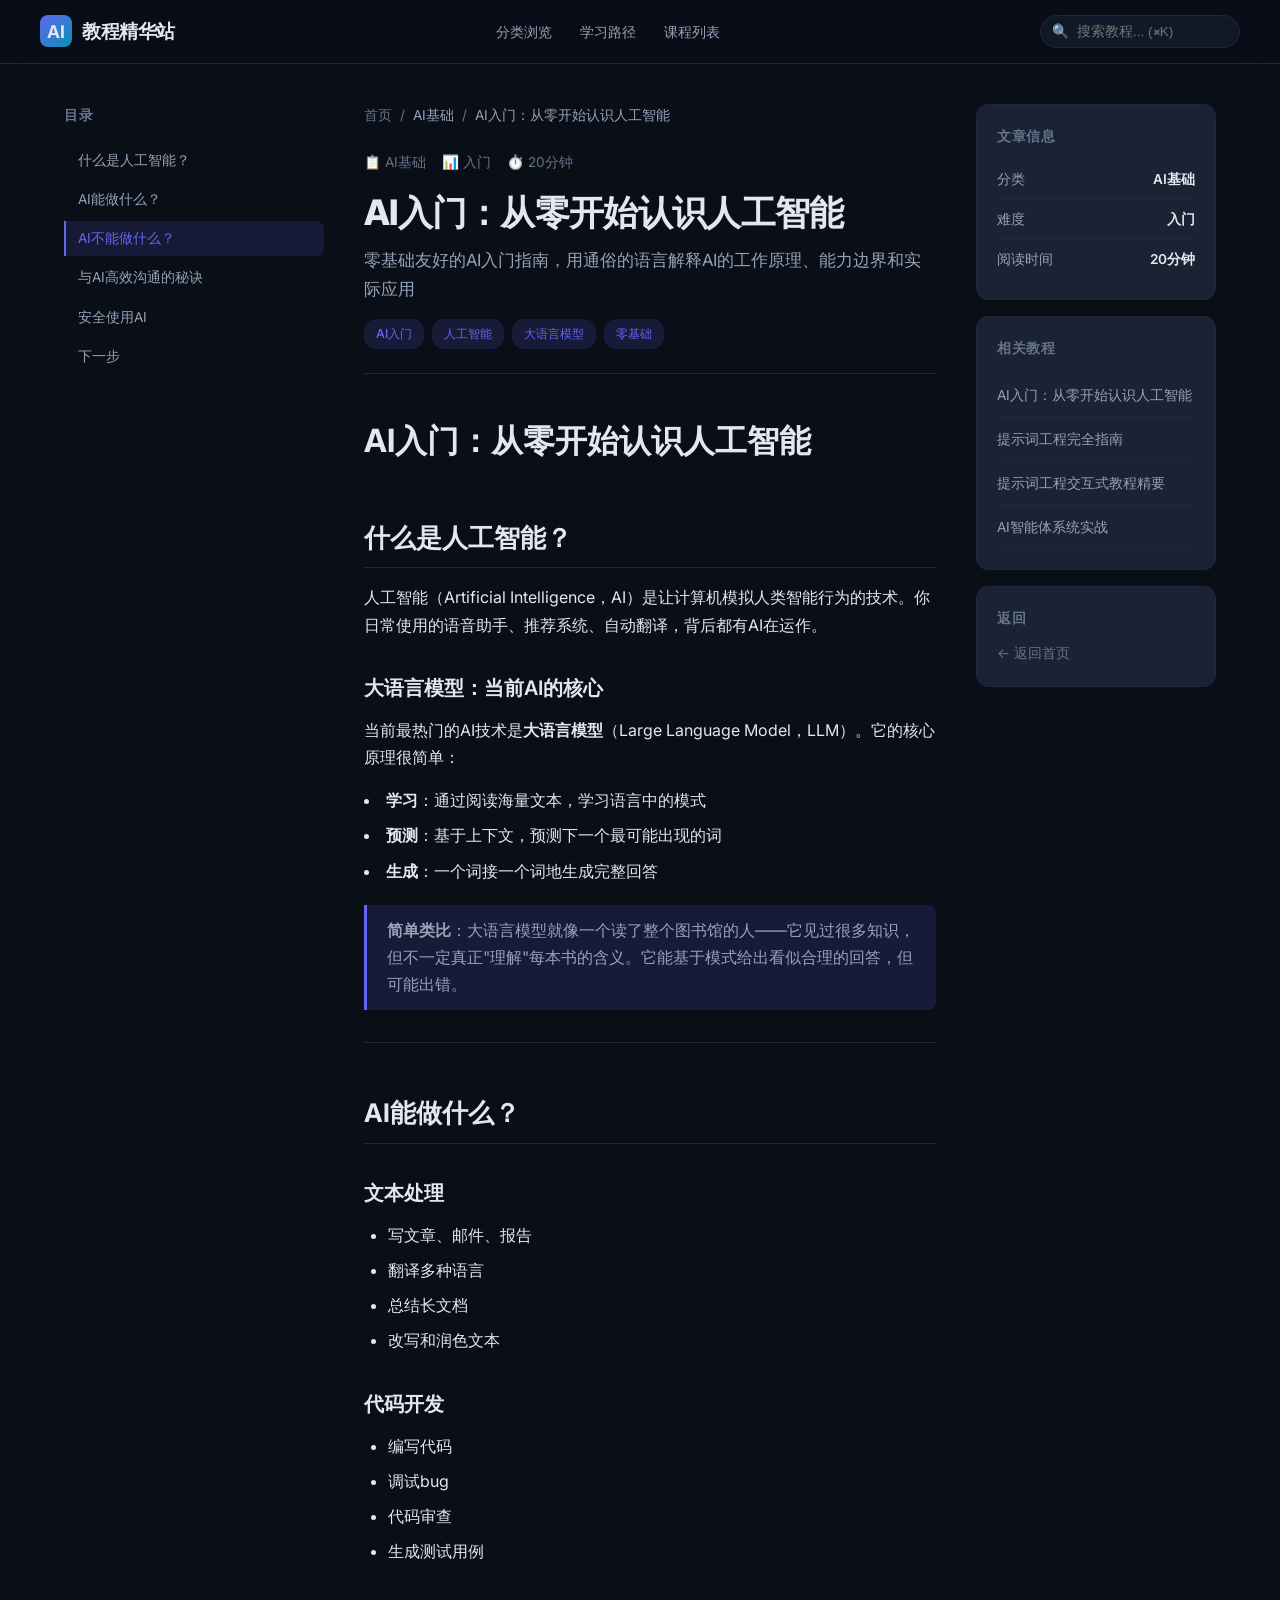
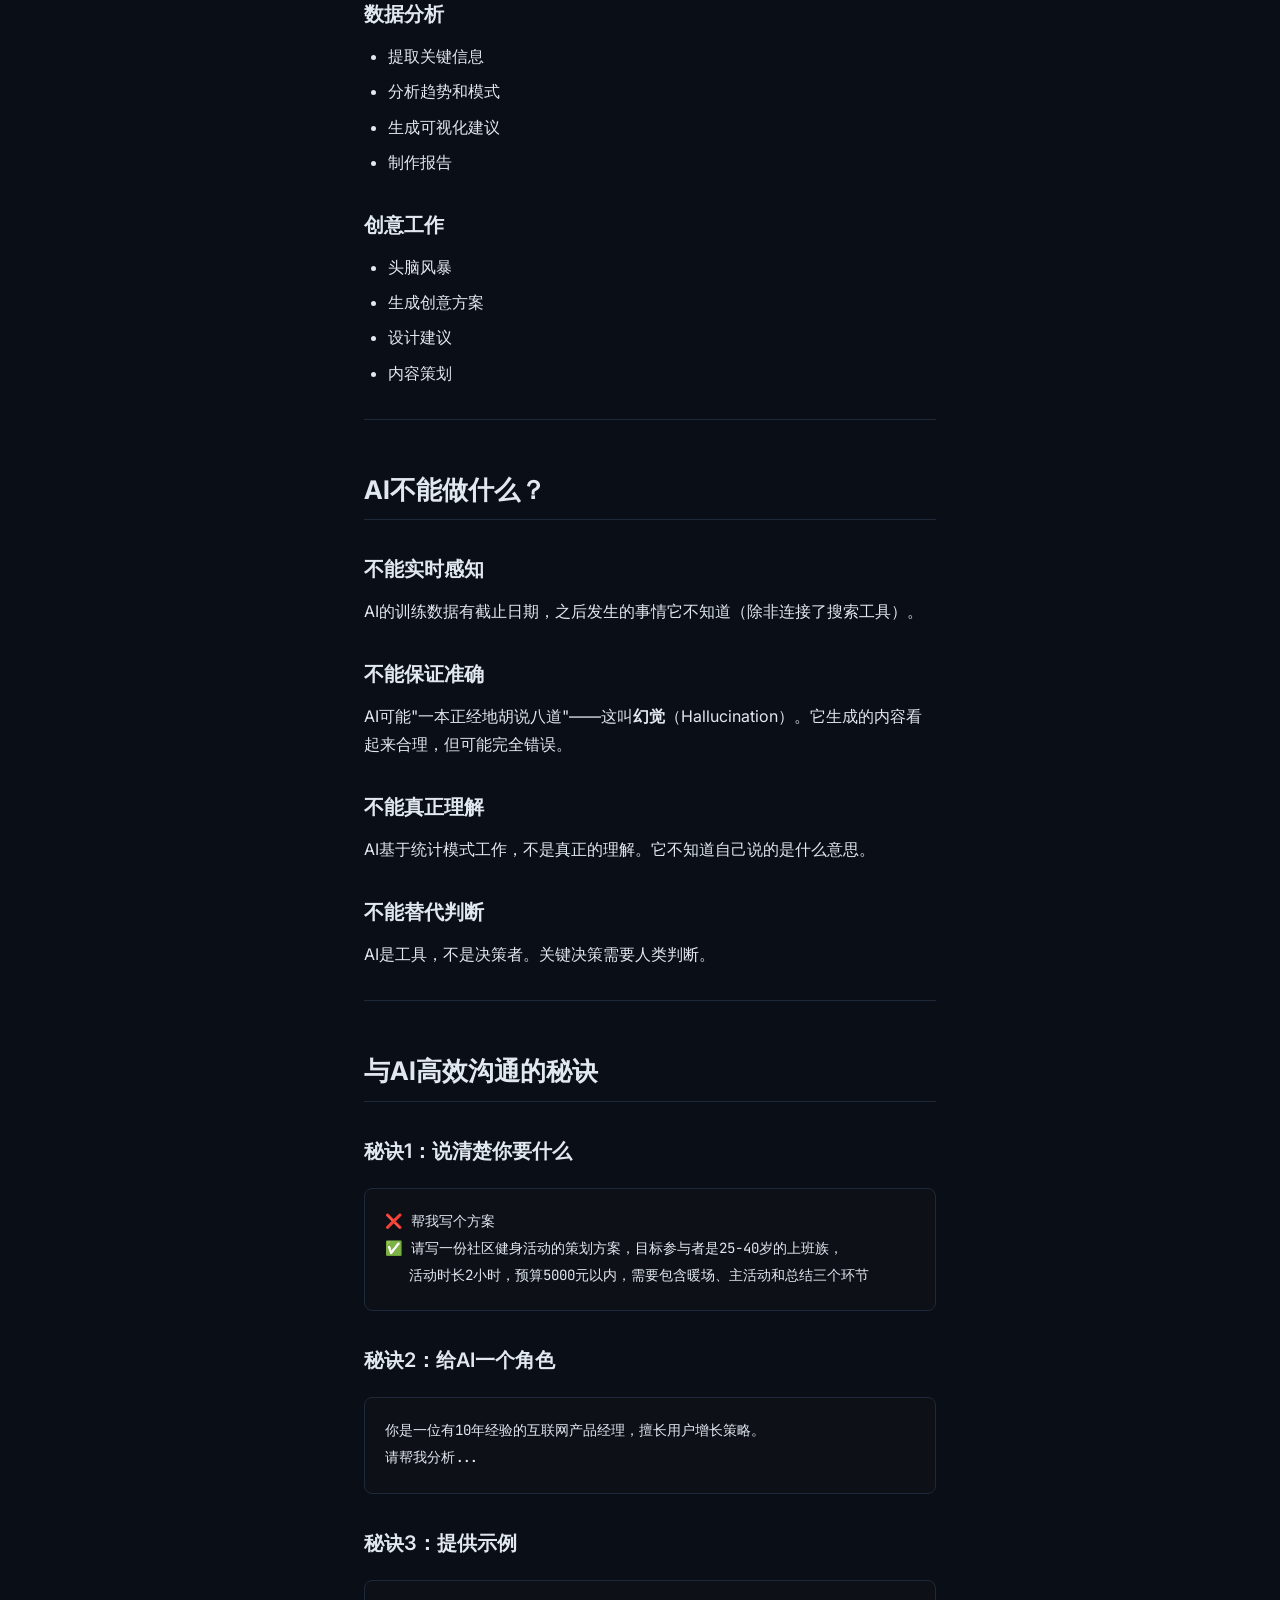
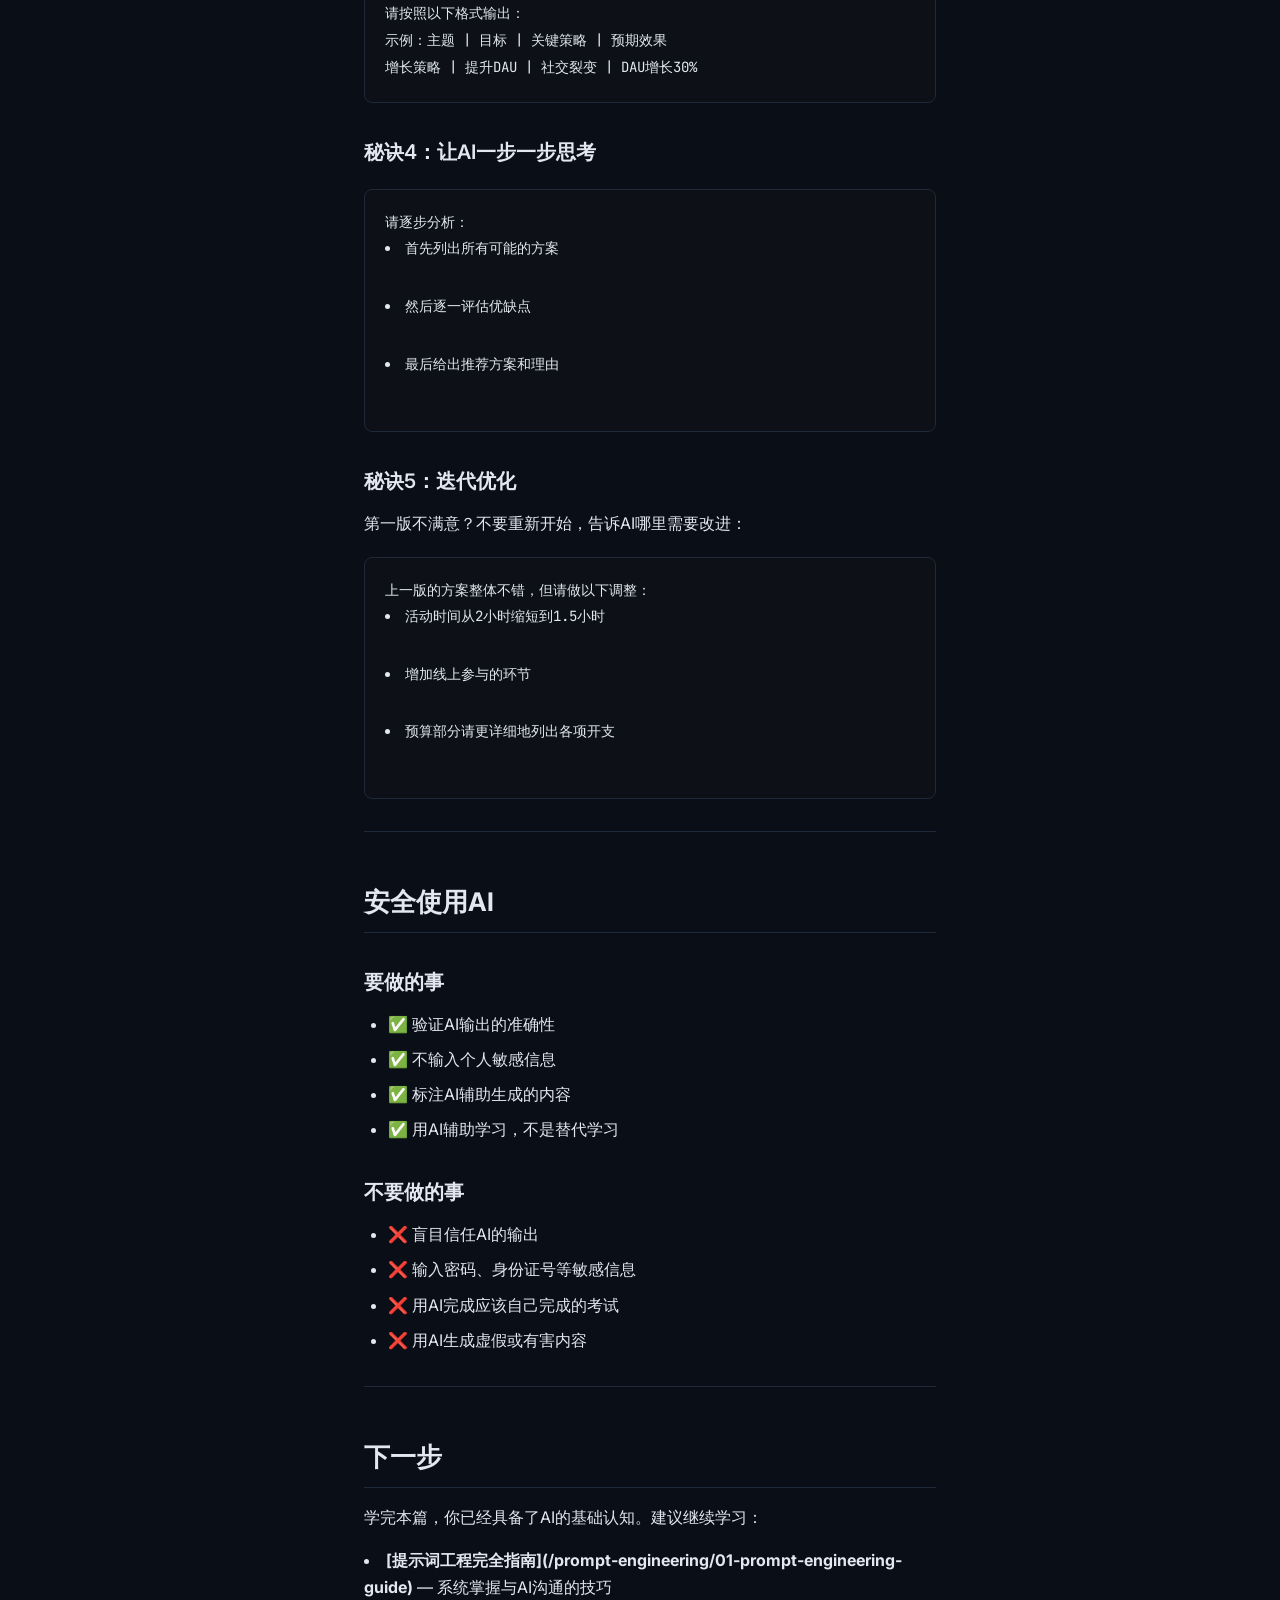
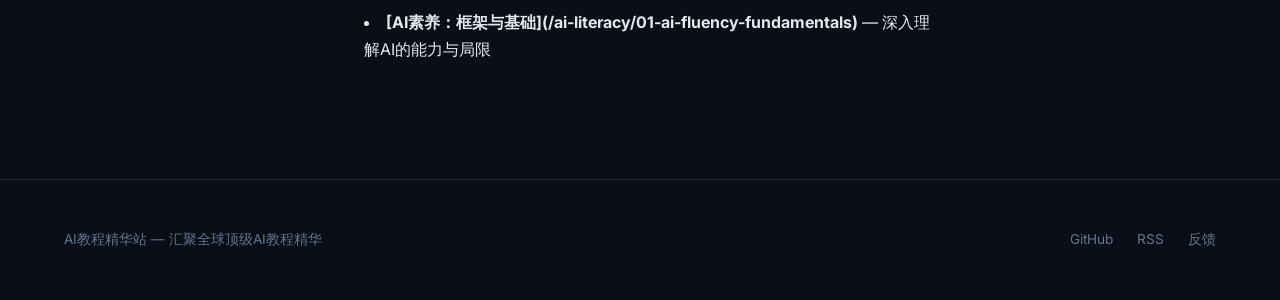
<file: article.html>
<!DOCTYPE html>
<html lang="zh-CN">
<head>
  <meta charset="UTF-8">
  <meta name="viewport" content="width=device-width, initial-scale=1.0">
  <title>文章 - AI教程精华站</title>
  <meta name="description" content="AI教程精华站 - 精华教程文章">
  <link rel="stylesheet" href="styles.css">
  <link rel="preconnect" href="https://fonts.googleapis.com">
  <link href="https://fonts.googleapis.com/css2?family=Inter:wght@400;500;600;700;800&family=JetBrains+Mono:wght@400;500&display=swap" rel="stylesheet">
  <style>
    .article-loading {
      text-align: center;
      padding: 120px 24px;
      color: var(--text-muted);
    }
    .article-loading-spinner {
      width: 40px;
      height: 40px;
      border: 3px solid var(--border);
      border-top-color: var(--accent);
      border-radius: 50%;
      animation: spin 0.8s linear infinite;
      margin: 0 auto 16px;
    }
    @keyframes spin {
      to { transform: rotate(360deg); }
    }
    .breadcrumb {
      display: flex;
      align-items: center;
      gap: 8px;
      margin-bottom: 24px;
      font-size: 0.85rem;
    }
    .breadcrumb a {
      color: var(--text-muted);
    }
    .breadcrumb a:hover {
      color: var(--accent);
    }
    .breadcrumb-sep {
      color: var(--text-muted);
    }
    .breadcrumb-current {
      color: var(--text-secondary);
    }
    .nav-back {
      display: flex;
      align-items: center;
      gap: 6px;
      color: var(--text-muted);
      font-size: 0.85rem;
    }
    .nav-back:hover {
      color: var(--accent);
    }
  </style>
</head>
<body>

  <!-- 导航栏 -->
  <nav class="navbar">
    <div class="nav-inner">
      <a href="index.html" class="nav-logo">
        <div class="nav-logo-icon">AI</div>
        <span>教程精华站</span>
      </a>
      <ul class="nav-links">
        <li><a href="index.html#categories">分类浏览</a></li>
        <li><a href="index.html#paths">学习路径</a></li>
        <li><a href="index.html#courses">课程列表</a></li>
      </ul>
      <div class="nav-search">
        <span class="nav-search-icon">🔍</span>
        <input type="text" placeholder="搜索教程... (⌘K)" readonly>
      </div>
      <button class="nav-menu-btn">☰</button>
    </div>
  </nav>

  <!-- 搜索覆盖层 -->
  <div class="search-overlay">
    <div class="search-panel">
      <input type="text" class="search-panel-input" placeholder="搜索教程标题、描述、标签...">
      <div class="search-results">
        <div class="search-result-item">
          <div class="search-result-desc">输入关键词搜索教程...</div>
        </div>
      </div>
    </div>
  </div>

  <!-- 主内容 -->
  <main class="main">
    <div class="container">
      <div class="article-layout">
        <!-- 左侧TOC -->
        <aside class="toc">
          <div class="toc-title">目录</div>
          <ul class="toc-list" id="tocList"></ul>
        </aside>

        <!-- 文章正文 -->
        <div class="article-content">
          <div class="breadcrumb">
            <a href="index.html">首页</a>
            <span class="breadcrumb-sep">/</span>
            <span class="breadcrumb-current" id="breadcrumbCategory">加载中...</span>
            <span class="breadcrumb-sep">/</span>
            <span class="breadcrumb-current" id="breadcrumbTitle">加载中...</span>
          </div>

          <div class="article-header">
            <div class="article-meta">
              <span class="article-meta-item" id="metaCategory">📋 加载中</span>
              <span class="article-meta-item" id="metaDifficulty">📊 加载中</span>
              <span class="article-meta-item" id="metaTime">⏱️ 加载中</span>
            </div>
            <h1 class="article-title" id="articleTitle">加载中...</h1>
            <p class="article-desc" id="articleDesc">加载中...</p>
            <div class="article-tags" id="articleTags"></div>
          </div>

          <div class="article-body" id="articleBody">
            <div class="article-loading">
              <div class="article-loading-spinner"></div>
              <div>正在加载文章内容...</div>
            </div>
          </div>
        </div>

        <!-- 右侧信息 -->
        <aside class="article-sidebar">
          <div class="sidebar-card">
            <div class="sidebar-card-title">文章信息</div>
            <div class="sidebar-item">
              <span class="sidebar-item-label">分类</span>
              <span class="sidebar-item-value" id="sideCategory">-</span>
            </div>
            <div class="sidebar-item">
              <span class="sidebar-item-label">难度</span>
              <span class="sidebar-item-value" id="sideDifficulty">-</span>
            </div>
            <div class="sidebar-item">
              <span class="sidebar-item-label">阅读时间</span>
              <span class="sidebar-item-value" id="sideTime">-</span>
            </div>
          </div>
          <div class="sidebar-card">
            <div class="sidebar-card-title">相关教程</div>
            <div id="relatedArticles"></div>
          </div>
          <div class="sidebar-card">
            <div class="sidebar-card-title">返回</div>
            <a href="index.html" class="nav-back">← 返回首页</a>
          </div>
        </aside>
      </div>
    </div>
  </main>

  <!-- 页脚 -->
  <footer class="footer">
    <div class="container">
      <div class="footer-inner">
        <div class="footer-text">AI教程精华站 — 汇聚全球顶级AI教程精华</div>
        <div class="footer-links">
          <a href="https://github.com/wenlezhou/tencent-intro-website" target="_blank" rel="noopener">GitHub</a>
          <a href="/rss.xml" target="_blank" rel="noopener">RSS</a>
          <a href="https://github.com/wenlezhou/tencent-intro-website/issues" target="_blank" rel="noopener">反馈</a>
        </div>
      </div>
    </div>
  </footer>

  <!-- 返回顶部 -->
  <button class="back-to-top">↑</button>

  <script src="app.js"></script>
  <script>
    // 文章数据映射
    const articleMap = {
      'basics/01-ai-basics-introduction': {
        title: 'AI入门：从零开始认识人工智能',
        category: 'AI基础',
        categorySlug: 'basics',
        description: '零基础友好的AI入门指南，用通俗的语言解释AI的工作原理、能力边界和实际应用',
        difficulty: '入门',
        readingTime: '20分钟',
        tags: ['AI入门', '人工智能', '大语言模型', '零基础'],
        file: 'content/basics/01-ai-basics-introduction.md'
      },
      'prompt-engineering/01-prompt-engineering-guide': {
        title: '提示词工程完全指南',
        category: '提示词工程',
        categorySlug: 'prompt-engineering',
        description: '从零掌握提示词工程的核心技巧，涵盖基础结构、角色设定、示例使用、XML标签、长上下文等关键方法',
        difficulty: '入门-进阶',
        readingTime: '45分钟',
        tags: ['提示词工程', 'Prompt Engineering', 'AI交互', '最佳实践'],
        file: 'content/prompt-engineering/01-prompt-engineering-guide.md'
      },
      'prompt-engineering/02-prompt-engineering-interactive': {
        title: '提示词工程交互式教程精要',
        category: '提示词工程',
        categorySlug: 'prompt-engineering',
        description: '9章交互式教程的核心知识点提炼，从基础结构到复杂场景，每章配有实战练习',
        difficulty: '入门-进阶',
        readingTime: '50分钟',
        tags: ['提示词工程', '交互式教程', '实战练习', '逐步进阶'],
        file: 'content/prompt-engineering/02-prompt-engineering-interactive.md'
      },
      'agent-systems/01-agent-systems-guide': {
        title: 'AI智能体系统实战',
        category: '智能体系统',
        categorySlug: 'agent-systems',
        description: '深入理解AI智能体的设计模式，掌握长周期推理、子智能体编排、状态跟踪和安全控制',
        difficulty: '进阶',
        readingTime: '35分钟',
        tags: ['智能体', 'Agent', '自动化', '工具调用', 'MCP'],
        file: 'content/agent-systems/01-agent-systems-guide.md'
      },
      'api-development/01-api-development-guide': {
        title: 'API开发实战指南',
        category: 'API开发',
        categorySlug: 'api-development',
        description: '从零开始掌握AI API开发，涵盖API基础、消息格式、流式响应、多模态提示和工具调用',
        difficulty: '入门-进阶',
        readingTime: '40分钟',
        tags: ['API', '开发', 'Python', 'SDK', '多模态'],
        file: 'content/api-development/01-api-development-guide.md'
      },
      'ai-literacy/01-ai-fluency-fundamentals': {
        title: 'AI素养：框架与基础',
        category: 'AI素养',
        categorySlug: 'ai-literacy',
        description: '建立与AI系统高效协作的核心素养，理解AI的能力与局限，学会负责任地使用AI',
        difficulty: '入门',
        readingTime: '25分钟',
        tags: ['AI素养', 'AI Fluency', 'AI基础', '人机协作'],
        file: 'content/ai-literacy/01-ai-fluency-fundamentals.md'
      },
      'mcp/01-mcp-guide': {
        title: '模型上下文协议（MCP）实战',
        category: 'MCP协议',
        categorySlug: 'mcp',
        description: '从零构建MCP服务器和客户端，掌握工具、资源、提示三大核心原语，连接AI与外部服务',
        difficulty: '进阶-高级',
        readingTime: '35分钟',
        tags: ['MCP', '模型上下文协议', '工具调用', 'Python', '服务器'],
        file: 'content/mcp/01-mcp-guide.md'
      }
    };

    // 获取URL参数
    function getArticleKey() {
      const params = new URLSearchParams(window.location.search);
      return params.get('c') || 'basics/01-ai-basics-introduction';
    }

    // 加载文章
    async function loadArticle() {
      const key = getArticleKey();
      const article = articleMap[key];

      if (!article) {
        document.getElementById('articleBody').innerHTML = '<p>文章未找到</p>';
        return;
      }

      // 更新页面元信息
      document.title = `${article.title} - AI教程精华站`;
      document.getElementById('articleTitle').textContent = article.title;
      document.getElementById('articleDesc').textContent = article.description;
      document.getElementById('breadcrumbCategory').textContent = article.category;
      document.getElementById('breadcrumbTitle').textContent = article.title;
      document.getElementById('metaCategory').textContent = `📋 ${article.category}`;
      document.getElementById('metaDifficulty').textContent = `📊 ${article.difficulty}`;
      document.getElementById('metaTime').textContent = `⏱️ ${article.readingTime}`;
      document.getElementById('sideCategory').textContent = article.category;
      document.getElementById('sideDifficulty').textContent = article.difficulty;
      document.getElementById('sideTime').textContent = article.readingTime;

      // 标签
      document.getElementById('articleTags').innerHTML = article.tags.map(t =>
        `<span class="article-tag">${t}</span>`
      ).join('');

      // 加载Markdown内容
      try {
        const resp = await fetch(article.file);
        if (!resp.ok) throw new Error('文件加载失败');
        const md = await resp.text();
        const html = parseMarkdown(md);
        document.getElementById('articleBody').innerHTML = html;

        // 生成TOC
        const toc = extractTOC(html);
        const tocList = document.getElementById('tocList');
        tocList.innerHTML = toc.map(h =>
          `<li class="toc-item"><a href="#${h.id}" class="${h.level === 3 ? 'toc-h3' : ''}">${h.text}</a></li>`
        ).join('');

        // 初始化TOC高亮
        initTOCHighlight();
      } catch (err) {
        document.getElementById('articleBody').innerHTML = `
          <div style="text-align: center; padding: 40px; color: var(--text-muted);">
            <p>文章内容加载失败</p>
            <p style="margin-top: 8px; font-size: 0.85rem;">${err.message}</p>
            <a href="index.html" style="margin-top: 16px; display: inline-block;" class="btn btn-secondary">返回首页</a>
          </div>
        `;
      }

      // 相关教程
      const related = articles.filter(a => a.category === article.categorySlug && a.id !== key)
        .concat(articles.filter(a => a.category !== article.categorySlug))
        .slice(0, 4);

      document.getElementById('relatedArticles').innerHTML = related.map(a =>
        `<div style="padding: 8px 0; border-bottom: 1px solid var(--border);">
          <a href="article.html?c=${a.category}/${a.slug}" style="font-size: 0.85rem; color: var(--text-secondary);">${a.title}</a>
        </div>`
      ).join('');
    }

    // 初始化
    document.addEventListener('DOMContentLoaded', () => {
      loadArticle();
      initSearch();
      initBackToTop();
    });
  </script>
</body>
</html>
</file>
<file: styles.css>
/* AI教程精华站 - 全局样式 */
/* 配色方案：深蓝黑底 + 青绿色accent */

:root {
  --bg-primary: #0a0e17;
  --bg-secondary: #111827;
  --bg-card: #1a2233;
  --bg-card-hover: #1f2b3f;
  --bg-code: #0d1117;
  --text-primary: #e2e8f0;
  --text-secondary: #94a3b8;
  --text-muted: #64748b;
  --accent: #6366f1;
  --accent-hover: #4f46e5;
  --accent-dim: rgba(99, 102, 241, 0.15);
  --accent-glow: rgba(99, 102, 241, 0.3);
  --border: #1e293b;
  --border-accent: rgba(99, 102, 241, 0.3);
  --shadow: 0 4px 24px rgba(0, 0, 0, 0.4);
  --shadow-accent: 0 0 30px rgba(99, 102, 241, 0.1);
  --radius: 12px;
  --radius-sm: 8px;
  --font-sans: 'Inter', 'SF Pro Display', -apple-system, BlinkMacSystemFont, sans-serif;
  --font-mono: 'JetBrains Mono', 'Fira Code', monospace;
  --max-width: 1200px;
  --nav-height: 64px;
}

/* Reset */
*, *::before, *::after {
  margin: 0;
  padding: 0;
  box-sizing: border-box;
}

html {
  scroll-behavior: smooth;
  font-size: 16px;
}

body {
  font-family: var(--font-sans);
  background: var(--bg-primary);
  color: var(--text-primary);
  line-height: 1.7;
  min-height: 100vh;
  -webkit-font-smoothing: antialiased;
}

a {
  color: var(--accent);
  text-decoration: none;
  transition: color 0.2s;
}

a:hover {
  color: var(--accent-hover);
}

/* 导航栏 */
.navbar {
  position: fixed;
  top: 0;
  left: 0;
  right: 0;
  height: var(--nav-height);
  background: rgba(10, 14, 23, 0.85);
  backdrop-filter: blur(20px);
  border-bottom: 1px solid var(--border);
  z-index: 1000;
  display: flex;
  align-items: center;
  padding: 0 24px;
}

.nav-inner {
  max-width: var(--max-width);
  margin: 0 auto;
  width: 100%;
  display: flex;
  align-items: center;
  justify-content: space-between;
}

.nav-logo {
  display: flex;
  align-items: center;
  gap: 10px;
  font-size: 1.2rem;
  font-weight: 700;
  color: var(--text-primary);
  letter-spacing: -0.02em;
}

.nav-logo-icon {
  width: 32px;
  height: 32px;
  background: linear-gradient(135deg, var(--accent), #0891b2);
  border-radius: 8px;
  display: flex;
  align-items: center;
  justify-content: center;
  font-size: 1.1rem;
}

.nav-links {
  display: flex;
  gap: 8px;
  list-style: none;
}

.nav-links a {
  padding: 8px 16px;
  border-radius: var(--radius-sm);
  color: var(--text-secondary);
  font-size: 0.9rem;
  font-weight: 500;
  transition: all 0.2s;
}

.nav-links a:hover,
.nav-links a.active {
  color: var(--accent);
  background: var(--accent-dim);
}

.nav-search {
  position: relative;
}

.nav-search input {
  background: var(--bg-secondary);
  border: 1px solid var(--border);
  border-radius: 20px;
  padding: 8px 16px 8px 36px;
  color: var(--text-primary);
  font-size: 0.85rem;
  width: 200px;
  transition: all 0.3s;
  outline: none;
}

.nav-search input:focus {
  border-color: var(--accent);
  width: 260px;
  box-shadow: 0 0 0 3px var(--accent-dim);
}

.nav-search-icon {
  position: absolute;
  left: 12px;
  top: 50%;
  transform: translateY(-50%);
  color: var(--text-muted);
  font-size: 0.85rem;
}

/* 移动端菜单按钮 */
.nav-menu-btn {
  display: none;
  background: none;
  border: none;
  color: var(--text-primary);
  font-size: 1.5rem;
  cursor: pointer;
}

/* 主内容 */
.main {
  margin-top: var(--nav-height);
}

.container {
  max-width: var(--max-width);
  margin: 0 auto;
  padding: 0 24px;
}

/* Hero区域 */
.hero {
  padding: 80px 0 60px;
  text-align: center;
  position: relative;
  overflow: hidden;
}

.hero::before {
  content: '';
  position: absolute;
  top: -200px;
  left: 50%;
  transform: translateX(-50%);
  width: 800px;
  height: 800px;
  background: radial-gradient(circle, var(--accent-glow) 0%, transparent 70%);
  opacity: 0.3;
  pointer-events: none;
}

.hero-badge {
  display: inline-flex;
  align-items: center;
  gap: 8px;
  padding: 6px 16px;
  background: var(--accent-dim);
  border: 1px solid var(--border-accent);
  border-radius: 20px;
  color: var(--accent);
  font-size: 0.85rem;
  font-weight: 500;
  margin-bottom: 24px;
}

.hero h1 {
  font-size: 3.2rem;
  font-weight: 800;
  letter-spacing: -0.03em;
  line-height: 1.15;
  margin-bottom: 20px;
  position: relative;
}

.hero h1 .highlight {
  background: linear-gradient(135deg, var(--accent), #0891b2, #06b6d4);
  -webkit-background-clip: text;
  -webkit-text-fill-color: transparent;
  background-clip: text;
}

.hero-desc {
  font-size: 1.15rem;
  color: var(--text-secondary);
  max-width: 600px;
  margin: 0 auto 40px;
  line-height: 1.8;
}

.hero-actions {
  display: flex;
  gap: 16px;
  justify-content: center;
  flex-wrap: wrap;
}

.btn {
  display: inline-flex;
  align-items: center;
  gap: 8px;
  padding: 12px 28px;
  border-radius: var(--radius-sm);
  font-size: 0.95rem;
  font-weight: 600;
  cursor: pointer;
  transition: all 0.25s;
  border: none;
}

.btn-primary {
  background: var(--accent);
  color: var(--bg-primary);
}

.btn-primary:hover {
  background: var(--accent-hover);
  box-shadow: 0 0 20px var(--accent-glow);
  transform: translateY(-2px);
}

.btn-secondary {
  background: var(--bg-card);
  color: var(--text-primary);
  border: 1px solid var(--border);
}

.btn-secondary:hover {
  border-color: var(--accent);
  background: var(--bg-card-hover);
}

/* 统计数据 */
.hero-stats {
  display: flex;
  justify-content: center;
  gap: 48px;
  margin-top: 48px;
  padding-top: 40px;
  border-top: 1px solid var(--border);
}

.hero-stat {
  text-align: center;
}

.hero-stat-number {
  font-size: 2rem;
  font-weight: 800;
  color: var(--accent);
}

.hero-stat-label {
  font-size: 0.85rem;
  color: var(--text-muted);
  margin-top: 4px;
}

/* 分类卡片 */
.section {
  padding: 60px 0;
}

.section-header {
  text-align: center;
  margin-bottom: 48px;
}

.section-title {
  font-size: 2rem;
  font-weight: 700;
  letter-spacing: -0.02em;
  margin-bottom: 12px;
}

.section-desc {
  color: var(--text-secondary);
  font-size: 1.05rem;
}

.categories-grid {
  display: grid;
  grid-template-columns: repeat(auto-fill, minmax(220px, 1fr));
  gap: 20px;
}

.category-card {
  background: var(--bg-card);
  border: 1px solid var(--border);
  border-radius: var(--radius);
  padding: 28px 24px;
  transition: all 0.3s;
  cursor: pointer;
  position: relative;
  overflow: hidden;
}

.category-card::before {
  content: '';
  position: absolute;
  top: 0;
  left: 0;
  right: 0;
  height: 3px;
  background: linear-gradient(90deg, var(--accent), transparent);
  opacity: 0;
  transition: opacity 0.3s;
}

.category-card:hover {
  transform: translateY(-4px);
  border-color: var(--border-accent);
  box-shadow: var(--shadow-accent);
}

.category-card:hover::before {
  opacity: 1;
}

.category-icon {
  font-size: 2rem;
  margin-bottom: 16px;
}

.category-title {
  font-size: 1.1rem;
  font-weight: 600;
  margin-bottom: 8px;
}

.category-desc {
  font-size: 0.85rem;
  color: var(--text-secondary);
  line-height: 1.6;
}

.category-count {
  display: inline-flex;
  align-items: center;
  gap: 4px;
  margin-top: 16px;
  font-size: 0.8rem;
  color: var(--accent);
  font-weight: 500;
}

/* 学习路径 */
.paths-grid {
  display: grid;
  grid-template-columns: repeat(auto-fill, minmax(340px, 1fr));
  gap: 24px;
}

.path-card {
  background: var(--bg-card);
  border: 1px solid var(--border);
  border-radius: var(--radius);
  padding: 32px;
  transition: all 0.3s;
}

.path-card:hover {
  border-color: var(--border-accent);
  box-shadow: var(--shadow-accent);
}

.path-icon {
  font-size: 2.5rem;
  margin-bottom: 16px;
}

.path-title {
  font-size: 1.25rem;
  font-weight: 700;
  margin-bottom: 8px;
}

.path-steps {
  list-style: none;
  margin-top: 20px;
}

.path-step {
  display: flex;
  align-items: flex-start;
  gap: 12px;
  padding: 12px 0;
  border-bottom: 1px solid var(--border);
  font-size: 0.9rem;
  color: var(--text-secondary);
}

.path-step:last-child {
  border-bottom: none;
}

.path-step-num {
  display: flex;
  align-items: center;
  justify-content: center;
  min-width: 24px;
  height: 24px;
  background: var(--accent-dim);
  color: var(--accent);
  border-radius: 50%;
  font-size: 0.75rem;
  font-weight: 700;
}

.path-step a {
  color: var(--text-secondary);
}

.path-step a:hover {
  color: var(--accent);
}

/* 课程表格 */
.course-table {
  width: 100%;
  border-collapse: collapse;
  margin-top: 24px;
}

.course-table th {
  text-align: left;
  padding: 12px 16px;
  background: var(--bg-secondary);
  color: var(--text-secondary);
  font-size: 0.85rem;
  font-weight: 600;
  border-bottom: 1px solid var(--border);
}

.course-table td {
  padding: 12px 16px;
  border-bottom: 1px solid var(--border);
  font-size: 0.9rem;
}

.course-table tr:hover td {
  background: var(--bg-card);
}

.difficulty-badge {
  display: inline-block;
  padding: 2px 10px;
  border-radius: 10px;
  font-size: 0.75rem;
  font-weight: 600;
}

.difficulty-beginner {
  background: rgba(34, 197, 94, 0.15);
  color: #22c55e;
}

.difficulty-intermediate {
  background: rgba(234, 179, 8, 0.15);
  color: #eab308;
}

.difficulty-advanced {
  background: rgba(239, 68, 68, 0.15);
  color: #ef4444;
}

/* 页脚 */
.footer {
  border-top: 1px solid var(--border);
  padding: 48px 0;
  margin-top: 60px;
}

.footer-inner {
  display: flex;
  justify-content: space-between;
  align-items: center;
  flex-wrap: wrap;
  gap: 24px;
}

.footer-text {
  color: var(--text-muted);
  font-size: 0.85rem;
}

.footer-links {
  display: flex;
  gap: 24px;
}

.footer-links a {
  color: var(--text-muted);
  font-size: 0.85rem;
}

.footer-links a:hover {
  color: var(--accent);
}

/* 文章页面 */
.article-layout {
  display: grid;
  grid-template-columns: 260px 1fr 240px;
  gap: 40px;
  padding: 40px 0;
  max-width: 1400px;
  margin: 0 auto;
}

/* 左侧TOC */
.toc {
  position: sticky;
  top: calc(var(--nav-height) + 24px);
  max-height: calc(100vh - var(--nav-height) - 48px);
  overflow-y: auto;
}

.toc-title {
  font-size: 0.85rem;
  font-weight: 600;
  color: var(--text-muted);
  text-transform: uppercase;
  letter-spacing: 0.05em;
  margin-bottom: 16px;
}

.toc-list {
  list-style: none;
}

.toc-item {
  margin-bottom: 4px;
}

.toc-item a {
  display: block;
  padding: 6px 12px;
  color: var(--text-secondary);
  font-size: 0.85rem;
  border-left: 2px solid transparent;
  border-radius: 0 var(--radius-sm) var(--radius-sm) 0;
  transition: all 0.2s;
}

.toc-item a:hover,
.toc-item a.active {
  color: var(--accent);
  background: var(--accent-dim);
  border-left-color: var(--accent);
}

.toc-h3 {
  padding-left: 24px;
}

/* 文章正文 */
.article-content {
  min-width: 0;
}

.article-header {
  margin-bottom: 40px;
  padding-bottom: 24px;
  border-bottom: 1px solid var(--border);
}

.article-meta {
  display: flex;
  gap: 16px;
  margin-bottom: 16px;
  flex-wrap: wrap;
}

.article-meta-item {
  display: inline-flex;
  align-items: center;
  gap: 6px;
  font-size: 0.85rem;
  color: var(--text-muted);
}

.article-title {
  font-size: 2.2rem;
  font-weight: 800;
  letter-spacing: -0.02em;
  line-height: 1.25;
  margin-bottom: 12px;
}

.article-desc {
  font-size: 1.05rem;
  color: var(--text-secondary);
  line-height: 1.7;
}

.article-tags {
  display: flex;
  gap: 8px;
  margin-top: 16px;
  flex-wrap: wrap;
}

.article-tag {
  padding: 4px 12px;
  background: var(--accent-dim);
  color: var(--accent);
  border-radius: 12px;
  font-size: 0.78rem;
  font-weight: 500;
}

/* 正文排版 */
.article-body h2 {
  font-size: 1.6rem;
  font-weight: 700;
  margin-top: 48px;
  margin-bottom: 16px;
  padding-bottom: 8px;
  border-bottom: 1px solid var(--border);
}

.article-body h3 {
  font-size: 1.25rem;
  font-weight: 600;
  margin-top: 32px;
  margin-bottom: 12px;
}

.article-body p {
  margin-bottom: 16px;
  color: var(--text-primary);
}

.article-body ul,
.article-body ol {
  margin-bottom: 16px;
  padding-left: 24px;
}

.article-body li {
  margin-bottom: 8px;
}

.article-body blockquote {
  border-left: 3px solid var(--accent);
  padding: 12px 20px;
  margin: 20px 0;
  background: var(--accent-dim);
  border-radius: 0 var(--radius-sm) var(--radius-sm) 0;
  color: var(--text-secondary);
}

.article-body code {
  font-family: var(--font-mono);
  background: var(--bg-code);
  padding: 2px 6px;
  border-radius: 4px;
  font-size: 0.88em;
  color: var(--accent);
}

.article-body pre {
  background: var(--bg-code);
  border: 1px solid var(--border);
  border-radius: var(--radius-sm);
  padding: 20px;
  margin: 20px 0;
  overflow-x: auto;
  position: relative;
}

.article-body pre code {
  background: none;
  padding: 0;
  color: var(--text-primary);
  font-size: 0.88em;
  line-height: 1.6;
}

.code-copy-btn {
  position: absolute;
  top: 8px;
  right: 8px;
  background: var(--bg-secondary);
  border: 1px solid var(--border);
  color: var(--text-muted);
  padding: 4px 10px;
  border-radius: 4px;
  font-size: 0.75rem;
  cursor: pointer;
  transition: all 0.2s;
  opacity: 0;
}

.article-body pre:hover .code-copy-btn {
  opacity: 1;
}

.code-copy-btn:hover {
  border-color: var(--accent);
  color: var(--accent);
}

.article-body table {
  width: 100%;
  border-collapse: collapse;
  margin: 20px 0;
}

.article-body th {
  text-align: left;
  padding: 10px 16px;
  background: var(--bg-secondary);
  color: var(--text-secondary);
  font-size: 0.85rem;
  font-weight: 600;
  border: 1px solid var(--border);
}

.article-body td {
  padding: 10px 16px;
  border: 1px solid var(--border);
  font-size: 0.9rem;
}

.article-body hr {
  border: none;
  border-top: 1px solid var(--border);
  margin: 32px 0;
}

.article-body img {
  max-width: 100%;
  border-radius: var(--radius-sm);
}

/* 右侧信息 */
.article-sidebar {
  position: sticky;
  top: calc(var(--nav-height) + 24px);
}

.sidebar-card {
  background: var(--bg-card);
  border: 1px solid var(--border);
  border-radius: var(--radius);
  padding: 20px;
  margin-bottom: 16px;
}

.sidebar-card-title {
  font-size: 0.85rem;
  font-weight: 600;
  color: var(--text-muted);
  text-transform: uppercase;
  letter-spacing: 0.05em;
  margin-bottom: 12px;
}

.sidebar-item {
  display: flex;
  justify-content: space-between;
  align-items: center;
  padding: 8px 0;
  font-size: 0.85rem;
  border-bottom: 1px solid var(--border);
}

.sidebar-item:last-child {
  border-bottom: none;
}

.sidebar-item-label {
  color: var(--text-secondary);
}

.sidebar-item-value {
  font-weight: 600;
}

/* 返回顶部 */
.back-to-top {
  position: fixed;
  bottom: 32px;
  right: 32px;
  width: 44px;
  height: 44px;
  background: var(--bg-card);
  border: 1px solid var(--border);
  border-radius: 50%;
  color: var(--text-secondary);
  display: flex;
  align-items: center;
  justify-content: center;
  cursor: pointer;
  transition: all 0.3s;
  opacity: 0;
  pointer-events: none;
  z-index: 999;
}

.back-to-top.visible {
  opacity: 1;
  pointer-events: auto;
}

.back-to-top:hover {
  border-color: var(--accent);
  color: var(--accent);
  transform: translateY(-2px);
}

/* 搜索结果 */
.search-overlay {
  position: fixed;
  inset: 0;
  background: rgba(10, 14, 23, 0.8);
  backdrop-filter: blur(8px);
  z-index: 2000;
  display: none;
  justify-content: center;
  padding-top: 120px;
}

.search-overlay.active {
  display: flex;
}

.search-panel {
  background: var(--bg-card);
  border: 1px solid var(--border);
  border-radius: var(--radius);
  width: 600px;
  max-height: 500px;
  overflow-y: auto;
  box-shadow: var(--shadow);
}

.search-panel-input {
  width: 100%;
  padding: 16px 20px;
  background: transparent;
  border: none;
  border-bottom: 1px solid var(--border);
  color: var(--text-primary);
  font-size: 1rem;
  outline: none;
}

.search-results {
  padding: 8px;
}

.search-result-item {
  padding: 12px 16px;
  border-radius: var(--radius-sm);
  cursor: pointer;
  transition: background 0.2s;
}

.search-result-item:hover {
  background: var(--bg-card-hover);
}

.search-result-title {
  font-size: 0.95rem;
  font-weight: 600;
  margin-bottom: 4px;
}

.search-result-desc {
  font-size: 0.8rem;
  color: var(--text-muted);
}

.search-result-category {
  font-size: 0.75rem;
  color: var(--accent);
  margin-top: 4px;
}

/* 响应式 */
@media (max-width: 1024px) {
  .article-layout {
    grid-template-columns: 1fr;
  }

  .toc, .article-sidebar {
    display: none;
  }

  .hero h1 {
    font-size: 2.4rem;
  }

  .hero-stats {
    gap: 24px;
  }

  .paths-grid {
    grid-template-columns: 1fr;
  }
}

@media (max-width: 768px) {
  .nav-links {
    display: none;
  }

  .nav-menu-btn {
    display: block;
  }

  .nav-search input {
    width: 140px;
  }

  .hero {
    padding: 48px 0 40px;
  }

  .hero h1 {
    font-size: 1.8rem;
  }

  .hero-desc {
    font-size: 1rem;
  }

  .hero-stats {
    flex-direction: column;
    gap: 16px;
  }

  .categories-grid {
    grid-template-columns: 1fr 1fr;
  }

  .section-title {
    font-size: 1.5rem;
  }

  .article-title {
    font-size: 1.6rem;
  }
}

@media (max-width: 480px) {
  .categories-grid {
    grid-template-columns: 1fr;
  }

  .hero-actions {
    flex-direction: column;
    align-items: center;
  }
}

/* UI Designer: 优化卡片动效和间距系统 */

/* 卡片悬停效果增强 - 放大、阴影、颜色变化 */
.category-card {
  background: var(--bg-card);
  border: 1px solid var(--border);
  border-radius: var(--radius);
  padding: 28px 24px;
  transition: all 0.3s cubic-bezier(0.4, 0, 0.2, 1);
  cursor: pointer;
  position: relative;
  overflow: hidden;
}

.category-card::before {
  content: '';
  position: absolute;
  top: 0;
  left: 0;
  right: 0;
  height: 3px;
  background: linear-gradient(90deg, var(--accent), #0891b2, #06b6d4);
  opacity: 0;
  transition: opacity 0.3s ease;
}

.category-card:hover {
  transform: translateY(-8px) scale(1.02);
  border-color: var(--accent);
  box-shadow: 0 20px 40px rgba(99, 102, 241, 0.15), 0 0 30px rgba(99, 102, 241, 0.1);
  background: var(--bg-card-hover);
}

.category-card:hover::before {
  opacity: 1;
}

.category-card:active {
  transform: translateY(-4px) scale(0.98);
  transition: all 0.1s ease;
}

/* Path卡片同样优化 */
.path-card {
  background: var(--bg-card);
  border: 1px solid var(--border);
  border-radius: var(--radius);
  padding: 32px;
  transition: all 0.3s cubic-bezier(0.4, 0, 0.2, 1);
  position: relative;
  overflow: hidden;
}

.path-card::after {
  content: '';
  position: absolute;
  top: 50%;
  left: 50%;
  width: 0;
  height: 0;
  background: radial-gradient(circle, var(--accent-dim) 0%, transparent 70%);
  border-radius: 50%;
  transform: translate(-50%, -50%);
  transition: width 0.5s ease, height 0.5s ease;
}

.path-card:hover {
  border-color: var(--accent);
  box-shadow: 0 20px 40px rgba(99, 102, 241, 0.15);
  transform: translateY(-4px);
}

.path-card:hover::after {
  width: 300px;
  height: 300px;
}

/* 8px间距网格系统 */
.section {
  padding: 64px 0;
}

.section-header {
  text-align: center;
  margin-bottom: 48px;
}

.categories-grid {
  display: grid;
  grid-template-columns: repeat(auto-fill, minmax(240px, 1fr));
  gap: 24px;
  padding: 0;
}

.paths-grid {
  display: grid;
  grid-template-columns: repeat(auto-fill, minmax(320px, 1fr));
  gap: 24px;
}

/* 加载动画 - 骨架屏 */
@keyframes shimmer {
  0% {
    background-position: -468px 0;
  }
  100% {
    background-position: 468px 0;
  }
}

.skeleton {
  background: linear-gradient(90deg, var(--bg-card) 25%, var(--bg-card-hover) 50%, var(--bg-card) 75%);
  background-size: 936px 100%;
  animation: shimmer 2s infinite linear;
  border-radius: var(--radius-sm);
}

.skeleton-card {
  background: var(--bg-card);
  border: 1px solid var(--border);
  border-radius: var(--radius);
  padding: 28px 24px;
  margin-bottom: 16px;
}

.skeleton-title {
  height: 24px;
  width: 60%;
  margin-bottom: 16px;
}

.skeleton-text {
  height: 16px;
  width: 100%;
  margin-bottom: 8px;
}

.skeleton-text:last-child {
  width: 80%;
}

/* 渐入动画增强 */
@keyframes fadeInUp {
  from {
    opacity: 0;
    transform: translateY(30px);
  }
  to {
    opacity: 1;
    transform: translateY(0);
  }
}

@keyframes fadeInScale {
  from {
    opacity: 0;
    transform: scale(0.9);
  }
  to {
    opacity: 1;
    transform: scale(1);
  }
}

.animate-in {
  animation: fadeInUp 0.6s cubic-bezier(0.4, 0, 0.2, 1) forwards;
}

.animate-in-scale {
  animation: fadeInScale 0.5s cubic-bezier(0.4, 0, 0.2, 1) forwards;
}

/* 滚动触发动画 */
.category-card,
.path-card {
  opacity: 0;
  transform: translateY(20px);
  animation: fadeInUp 0.5s ease forwards;
}

.category-card:nth-child(1) { animation-delay: 0.1s; }
.category-card:nth-child(2) { animation-delay: 0.2s; }
.category-card:nth-child(3) { animation-delay: 0.3s; }
.category-card:nth-child(4) { animation-delay: 0.4s; }
.category-card:nth-child(5) { animation-delay: 0.5s; }
.category-card:nth-child(6) { animation-delay: 0.6s; }

/* 移动端适配优化 - 触摸友好 */
@media (max-width: 768px) {
  .btn {
    min-height: 44px;
    min-width: 44px;
    padding: 12px 24px;
    font-size: 1rem;
  }
  
  .nav-links a {
    min-height: 44px;
    min-width: 44px;
    display: flex;
    align-items: center;
    justify-content: center;
  }
  
  .category-card {
    padding: 24px 20px;
  }
  
  .category-card:hover {
    transform: translateY(-4px) scale(1.01);
  }
  
  .path-card {
    padding: 24px 20px;
  }
  
  /* 移动端卡片轮播支持 */
  .categories-grid,
  .paths-grid {
    display: flex;
    overflow-x: auto;
    scroll-snap-type: x mandatory;
    -webkit-overflow-scrolling: touch;
    gap: 16px;
    padding: 16px 0;
    scrollbar-width: none;
  }
  
  .categories-grid::-webkit-scrollbar,
  .paths-grid::-webkit-scrollbar {
    display: none;
  }
  
  .category-card,
  .path-card {
    flex: 0 0 85%;
    scroll-snap-align: start;
  }
}

@media (max-width: 480px) {
  .btn {
    width: 100%;
    justify-content: center;
  }
  
  .category-card,
  .path-card {
    flex: 0 0 90%;
  }
}

/* 触摸设备优化 */
@media (hover: none) and (pointer: coarse) {
  .category-card:hover,
  .path-card:hover {
    transform: none;
  }
  
  .category-card:active,
  .path-card:active {
    transform: scale(0.98);
    background: var(--bg-card-hover);
  }
}
@keyframes fadeInUp {
  from {
    opacity: 0;
    transform: translateY(20px);
  }
  to {
    opacity: 1;
    transform: translateY(0);
  }
}

.animate-in {
  animation: fadeInUp 0.5s ease forwards;
}

/* Scrollbar */
::-webkit-scrollbar {
  width: 8px;
}

::-webkit-scrollbar-track {
  background: var(--bg-primary);
}

::-webkit-scrollbar-thumb {
  background: var(--border);
  border-radius: 4px;
}

::-webkit-scrollbar-thumb:hover {
  background: var(--text-muted);
}

/* === 官方技术文档区域 === */
.docs-category {
  margin-bottom: 40px;
}

.docs-category-title {
  font-size: 1.15rem;
  font-weight: 700;
  color: var(--accent);
  margin-bottom: 16px;
  padding-left: 12px;
  border-left: 3px solid var(--accent);
}

.docs-grid {
  display: grid;
  grid-template-columns: repeat(auto-fill, minmax(260px, 1fr));
  gap: 16px;
}

.doc-card {
  display: flex;
  align-items: center;
  gap: 14px;
  background: var(--bg-card);
  border: 1px solid var(--border);
  border-radius: var(--radius-sm);
  padding: 16px 20px;
  cursor: pointer;
  transition: all 0.25s cubic-bezier(0.4, 0, 0.2, 1);
  text-decoration: none;
}

.doc-card:hover {
  transform: translateY(-3px);
  border-color: var(--accent);
  background: var(--bg-card-hover);
  box-shadow: 0 8px 24px rgba(99, 102, 241, 0.12);
}

.doc-card:active {
  transform: translateY(-1px) scale(0.99);
}

.doc-card-icon {
  font-size: 1.4rem;
  flex-shrink: 0;
}

.doc-card-body {
  flex: 1;
  min-width: 0;
}

.doc-card-title {
  font-size: 0.95rem;
  font-weight: 600;
  color: var(--text-primary);
  margin-bottom: 2px;
}

.doc-card-desc {
  font-size: 0.8rem;
  color: var(--text-muted);
  white-space: nowrap;
  overflow: hidden;
  text-overflow: ellipsis;
}

.doc-card-arrow {
  color: var(--text-muted);
  font-size: 1.1rem;
  flex-shrink: 0;
  transition: color 0.2s, transform 0.2s;
}

.doc-card:hover .doc-card-arrow {
  color: var(--accent);
  transform: translateX(4px);
}

/* === Cookbook 实用示例区域 === */
.cookbook-grid {
  display: grid;
  grid-template-columns: repeat(auto-fill, minmax(320px, 1fr));
  gap: 20px;
}

.cookbook-card {
  background: var(--bg-card);
  border: 1px solid var(--border);
  border-radius: var(--radius);
  padding: 24px;
  cursor: pointer;
  transition: all 0.3s cubic-bezier(0.4, 0, 0.2, 1);
  position: relative;
  overflow: hidden;
}

.cookbook-card::before {
  content: '';
  position: absolute;
  top: 0;
  left: 0;
  right: 0;
  height: 3px;
  background: linear-gradient(90deg, var(--accent), #0891b2);
  opacity: 0;
  transition: opacity 0.3s;
}

.cookbook-card:hover {
  transform: translateY(-6px) scale(1.02);
  border-color: var(--accent);
  box-shadow: 0 16px 40px rgba(99, 102, 241, 0.15);
  background: var(--bg-card-hover);
}

.cookbook-card:hover::before {
  opacity: 1;
}

.cookbook-card-header {
  display: flex;
  justify-content: space-between;
  align-items: center;
  margin-bottom: 12px;
}

.cookbook-badge {
  display: inline-block;
  padding: 3px 12px;
  background: var(--accent-dim);
  color: var(--accent);
  border-radius: 10px;
  font-size: 0.75rem;
  font-weight: 600;
}

.cookbook-lines {
  font-size: 0.75rem;
  color: var(--text-muted);
  font-family: var(--font-mono);
}

.cookbook-card-title {
  font-size: 1.05rem;
  font-weight: 700;
  color: var(--text-primary);
  margin-bottom: 8px;
}

.cookbook-card-desc {
  font-size: 0.85rem;
  color: var(--text-secondary);
  line-height: 1.6;
}

.cookbook-card-more {
  display: flex;
  flex-direction: column;
  align-items: center;
  justify-content: center;
  text-align: center;
  border: 2px dashed var(--border);
  background: transparent;
}

.cookbook-card-more:hover {
  border-color: var(--accent);
  background: var(--accent-dim);
}

.cookbook-card-more .cookbook-card-title {
  color: var(--accent);
  font-size: 1.1rem;
}

/* === 中文翻译区域 === */
.translation-grid {
  display: grid;
  grid-template-columns: repeat(auto-fill, minmax(300px, 1fr));
  gap: 20px;
}

.translation-card {
  background: var(--bg-card);
  border: 1px solid var(--border);
  border-radius: var(--radius);
  padding: 24px;
  transition: all 0.3s;
  position: relative;
  overflow: hidden;
}

.translation-card:hover {
  border-color: var(--border-accent);
  box-shadow: var(--shadow-accent);
}

.translation-status {
  font-size: 0.8rem;
  font-weight: 600;
  margin-bottom: 12px;
  display: inline-block;
}

.translation-in-progress {
  border-left: 3px solid #eab308;
}

.translation-in-progress .translation-status {
  color: #eab308;
}

.translation-pending {
  border-left: 3px solid var(--border);
  opacity: 0.75;
}

.translation-pending .translation-status {
  color: var(--text-muted);
}

.translation-title {
  font-size: 1rem;
  font-weight: 600;
  color: var(--text-primary);
  margin-bottom: 6px;
}

.translation-desc {
  font-size: 0.85rem;
  color: var(--text-muted);
}

/* === 导航栏滚动样式优化 === */
.nav-links {
  display: flex;
  gap: 4px;
  list-style: none;
}

.nav-links a {
  padding: 8px 12px;
  border-radius: var(--radius-sm);
  color: var(--text-secondary);
  font-size: 0.85rem;
  font-weight: 500;
  transition: all 0.2s;
  white-space: nowrap;
}

/* === 响应式：新区域适配 === */
@media (max-width: 768px) {
  .docs-grid {
    grid-template-columns: 1fr;
  }

  .cookbook-grid {
    grid-template-columns: 1fr;
  }

  .translation-grid {
    grid-template-columns: 1fr;
  }

  .nav-links {
    overflow-x: auto;
    scrollbar-width: none;
  }

  .nav-links::-webkit-scrollbar {
    display: none;
  }
}
</file>
